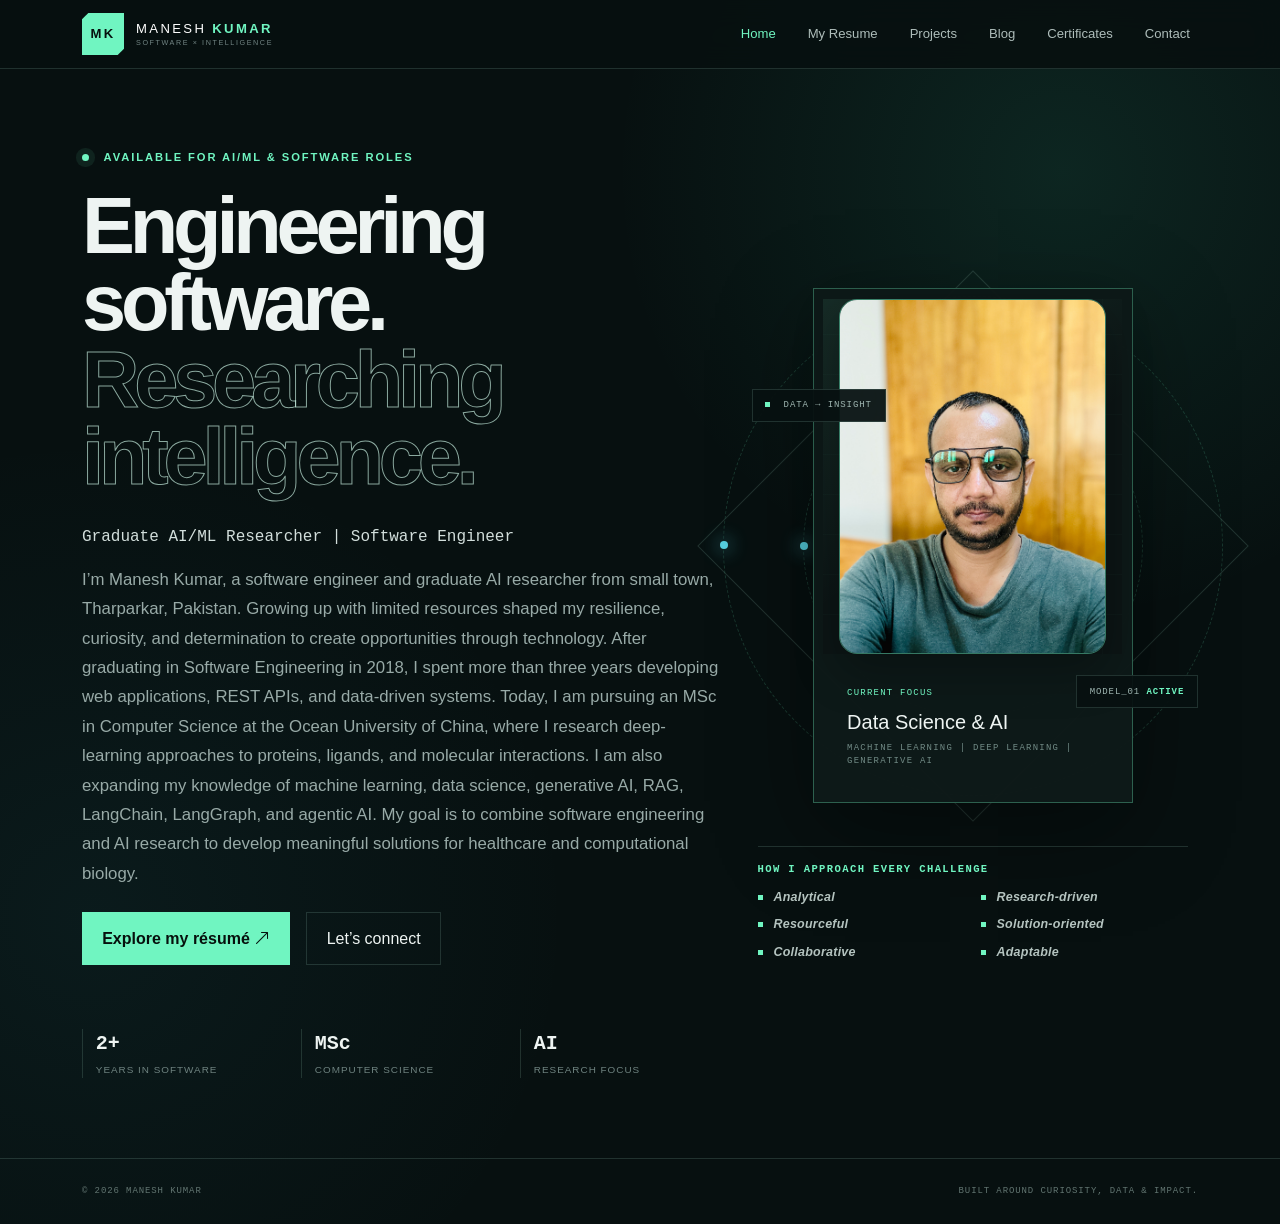
<file: index.html>
<!doctype html>
<html lang="en">
<head>
  <meta charset="utf-8">
  <meta name="viewport" content="width=device-width, initial-scale=1">
  <meta name="description" content="Portfolio of Manesh Kumar, Applied AI/ML Researcher and Software Engineer.">
  <title>Manesh Kumar | Applied AI/ML Researcher & Software Engineer</title>
  <link href="https://cdn.jsdelivr.net/npm/bootstrap@5.3.3/dist/css/bootstrap.min.css" rel="stylesheet">
  <link href="https://cdn.jsdelivr.net/npm/bootstrap-icons@1.11.3/font/bootstrap-icons.min.css" rel="stylesheet">
  <link href="css/style.css" rel="stylesheet">
  <link rel="icon" type="image/svg+xml" href="favicon.svg">
  <style>
    .profile-keywords{
      position:relative;
      z-index:4;
      width:100%;
      max-width:430px;
      margin:1.25rem auto 0;
      padding:1rem 0 0;
      border-top:1px solid rgba(193,255,229,.14);
    }
    .profile-keywords-label{
      margin:0 0 .8rem;
      color:#70f5c1;
      font:700 .66rem monospace;
      letter-spacing:.13em;
      text-transform:uppercase;
    }
    .profile-keyword-list{
      display:grid;
      grid-template-columns:repeat(2,minmax(0,1fr));
      gap:.55rem 1rem;
      margin:0;
      padding:0;
      list-style:none;
    }
    .profile-keyword-list li{
      position:relative;
      padding-left:1rem;
      color:#b4c3bf;
      font-size:.78rem;
      font-style:italic;
      letter-spacing:.02em;
    }
    .profile-keyword-list li::before{
      content:"";
      position:absolute;
      left:0;
      top:.45rem;
      width:5px;
      height:5px;
      background:#70f5c1;
    }
    .profile-keyword-list li:hover{
      color:#70f5c1;
    }
    @media(max-width:575px){
      .profile-keywords{
        max-width:320px;
        margin-top:-1rem;
      }
    }
  </style>
</head>
<body>
  <div id="site-nav"></div>
  <main class="container hero-section">
    <div class="row align-items-center gy-5">
      <section class="col-lg-7">
        <p class="eyebrow"><span class="status-dot"></span> Available for AI/ML & software roles</p>
        <h1 class="hero-title">Engineering software.<br><span>Researching intelligence.</span></h1>
        <p class="role">Graduate AI/ML Researcher | Software Engineer</p>
        <p class="lead-copy">I’m Manesh Kumar, a software engineer and graduate AI researcher from small town, Tharparkar, Pakistan. Growing up with limited resources shaped my resilience, curiosity, and determination to create opportunities through technology.
                    After graduating in Software Engineering in 2018, I spent more than three years developing web applications, REST APIs, and data-driven systems. Today, I am pursuing an MSc in Computer Science at the Ocean University of China, where I research deep-learning approaches to proteins, ligands, and molecular interactions.
                    I am also expanding my knowledge of machine learning, data science, generative AI, RAG, LangChain, LangGraph, and agentic AI. My goal is to combine software engineering and AI research to develop meaningful solutions for healthcare and computational biology.
</p>
        <div class="d-flex flex-wrap gap-3 mt-4">
          <a class="btn btn-mint" href="resume.html">Explore my résumé <i class="bi bi-arrow-up-right"></i></a>
          <a class="btn btn-outline-soft" href="contact.html">Let’s connect</a>
        </div>
        <div class="row career-stats g-3">
          <div class="col-4"><div class="stat"><strong>2+</strong><span>Years in software</span></div></div>
          <div class="col-4"><div class="stat"><strong>MSc</strong><span>Computer Science</span></div></div>
          <div class="col-4"><div class="stat"><strong>AI</strong><span>Research focus</span></div></div>
        </div>
      </section>
      <aside class="col-lg-5">
        <div class="portrait-stage">
          <div class="orbit orbit-lg"></div><div class="orbit orbit-sm"></div>
          <div class="portrait-card">
            <div class="portrait-placeholder portrait-photo">
              <img
                src="assets/profile.jpg"
                alt="Manesh Kumar — Software Engineer and AI/ML Researcher"
                width="600"
                height="720"
                style="display:block; width:calc(100% - 32px); height:355px; margin:16px; object-fit:cover; object-position:center 38%; border:1px solid rgba(105,240,194,.45); border-radius:18px; box-shadow:0 18px 45px rgba(0,0,0,.28);"
              >
            </div>
            <div class="p-4">
              <span class="mini-label">CURRENT FOCUS</span>
              <h2 class="h5 mt-2">Data Science & AI</h2>
              <p class="tech-line mb-0">MACHINE LEARNING | DEEP LEARNING | GENERATIVE AI</p>
            </div>
          </div>
          <div class="data-chip chip-left"><i></i> DATA → INSIGHT</div>
          <div class="data-chip chip-right">MODEL_01 <b>ACTIVE</b></div>
        </div>
        <div class="profile-keywords" aria-label="Professional qualities">
          <p class="profile-keywords-label">How I approach every challenge</p>
          <ul class="profile-keyword-list">
            <li><b>Analytical</b></li>
            <li><b>Research-driven</b></li>
            <li><b>Resourceful</b></li>
            <li><b>Solution-oriented</b></li>
            <li><b>Collaborative</b></li>
            <li><b>Adaptable</b></li>
          </ul>
        </div>
      </aside>
    </div>
  </main>
  <div id="site-footer"></div>
  <script src="https://cdn.jsdelivr.net/npm/bootstrap@5.3.3/dist/js/bootstrap.bundle.min.js"></script>
  <script src="js/main.js"></script>
</body>
</html>
</file>
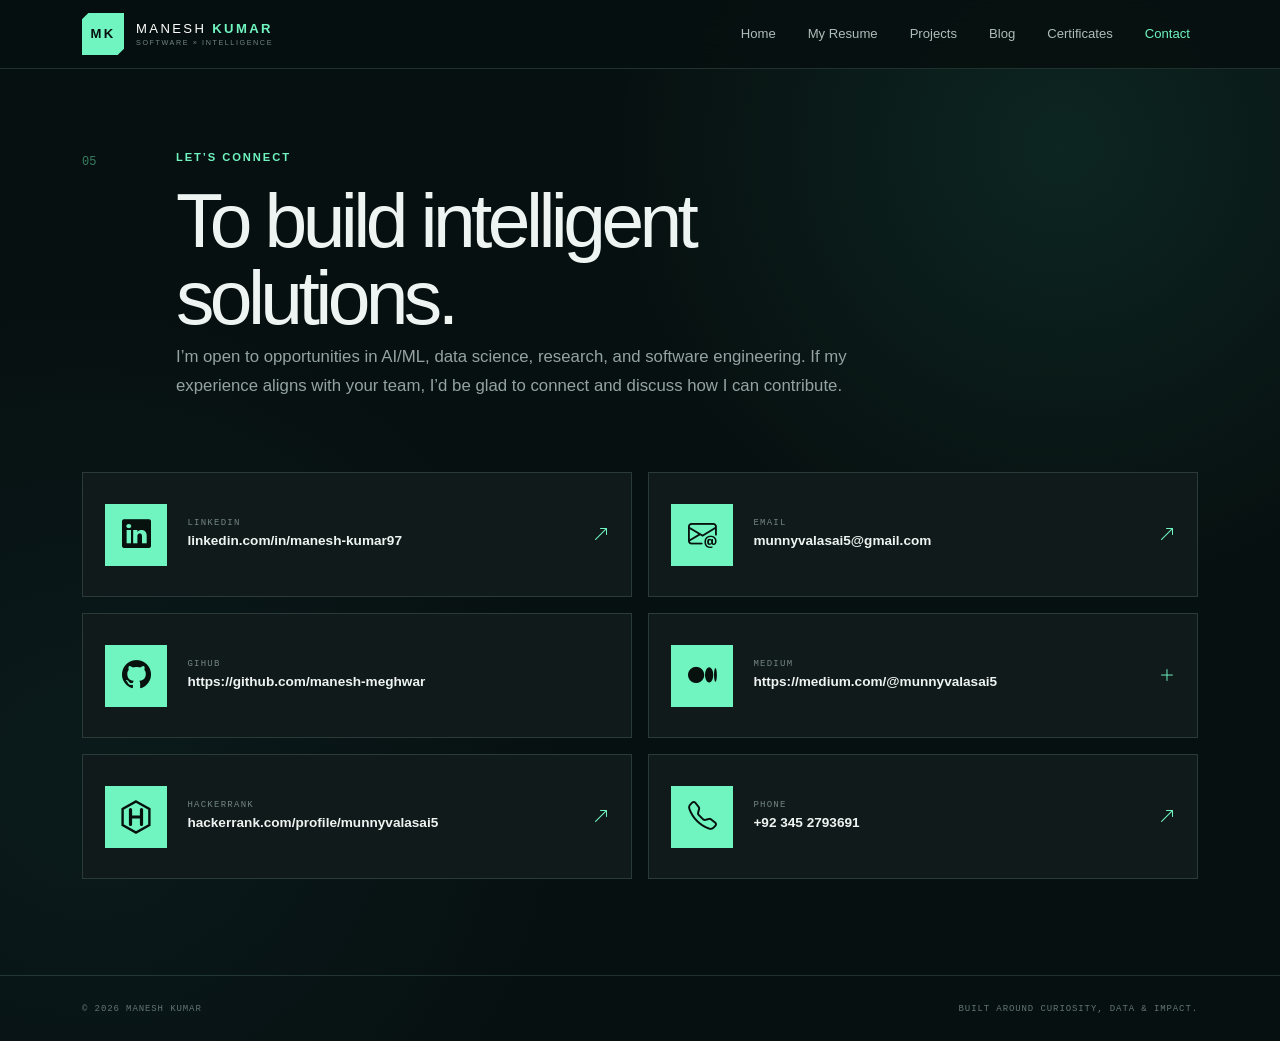
<file: contact.html>
<!doctype html>
<html lang="en">
<head>
  <meta charset="utf-8"><meta name="viewport" content="width=device-width, initial-scale=1">
  <title>Contact | Manesh Kumar</title>
  <link rel="icon" type="image/svg+xml" href="favicon.svg">
  <link href="https://cdn.jsdelivr.net/npm/bootstrap@5.3.3/dist/css/bootstrap.min.css" rel="stylesheet"><link href="https://cdn.jsdelivr.net/npm/bootstrap-icons@1.11.3/font/bootstrap-icons.min.css" rel="stylesheet"><link href="css/style.css" rel="stylesheet">
</head>
<body>
  <div id="site-nav"></div>
  <main class="container page-space">

    <header class="page-intro">
      <span>05</span>

      <div>
        <p class="eyebrow">Let’s connect</p>

        <h1>To build intelligent solutions.</h1>

        <p>
          I’m open to opportunities in AI/ML, data science, research, and
          software engineering. If my experience aligns with your team,
          I’d be glad to connect and discuss how I can contribute.
        </p>
      </div>
    </header>
    <!-- <header class="page-intro"><span>05</span><div><p class="eyebrow">LET’S CONNECT</p><h1>Let’s build something useful.</h1><p>I’m interested in AI/ML research, applied machine learning, data-focused, and software-engineering opportunities.</p></div></header> -->
    <div class="row g-3">
      <div class="col-md-6"><a class="social-card" href="https://www.linkedin.com/in/manesh-kumar97" target="_blank" rel="noreferrer"><span><i class="bi bi-linkedin"></i></span><div><small>LINKEDIN</small><strong>linkedin.com/in/manesh-kumar97</strong></div><i class="bi bi-arrow-up-right"></i></a></div>
      <div class="col-md-6"><a class="social-card" href="mailto:munnyvalasai5@gmail.com"><span><i class="bi bi-envelope-at"></i></span><div><small>EMAIL</small><strong>munnyvalasai5@gmail.com</strong></div><i class="bi bi-arrow-up-right"></i></a></div>
      <div class="col-md-6"><a class="social-card" href="https://github.com/manesh-meghwar" target="_blank" rel="noreferrer"><span><i class="bi bi-github"></i></span><div><small>GIHUB</small><strong>https://github.com/manesh-meghwar</strong></div><i class="bi bi-plus-lgt"></i></a></div>
      <!-- <div class="col-md-6"><a class="social-card" href="https://www.kaggle.com/kumarvalasai" target="_blank" rel="noreferrer"><span><i class="bi bi-bar-chart"></i></span><div><small>KAGGLE</small><strong>https://www.kaggle.com/kumarvalasai</strong></div><i class="bi bi-plus-lg"></i></a></div> -->
      <div class="col-md-6"><a class="social-card" href="https://medium.com/@munnyvalasai5" target="_blank" rel="noreferrer"><span><i class="bi bi-medium"></i></span><div><small>MEDIUM</small><strong>https://medium.com/@munnyvalasai5</strong></div><i class="bi bi-plus-lg"></i></a></div>
      <div class="col-md-6"><a class="social-card" href="https://www.hackerrank.com/profile/munnyvalasai5" target="_blank" rel="noreferrer"><span><svg width="36" height="36" viewBox="0 0 36 36" role="img" aria-label="HackerRank" fill="none" xmlns="http://www.w3.org/2000/svg"><path d="M18 2.5 31.4 10v16L18 33.5 4.6 26V10L18 2.5Z" stroke="currentColor" stroke-width="2.4"/><path d="M12.5 10.5v15M23.5 10.5v15M12.5 18h11" stroke="currentColor" stroke-width="3.2" stroke-linecap="round"/></svg></span><div><small>HACKERRANK</small><strong>hackerrank.com/profile/munnyvalasai5</strong></div><i class="bi bi-arrow-up-right"></i></a></div>

      <div class="col-md-6"><a class="social-card" href="tel:+923452793691"><span><i class="bi bi-telephone"></i></span><div><small>PHONE</small><strong>+92 345 2793691</strong></div><i class="bi bi-arrow-up-right"></i></a></div>
    </div>
  </main>
  <div id="site-footer"></div>
  <script src="https://cdn.jsdelivr.net/npm/bootstrap@5.3.3/dist/js/bootstrap.bundle.min.js"></script><script src="js/main.js"></script>
</body>
</html>
</file>
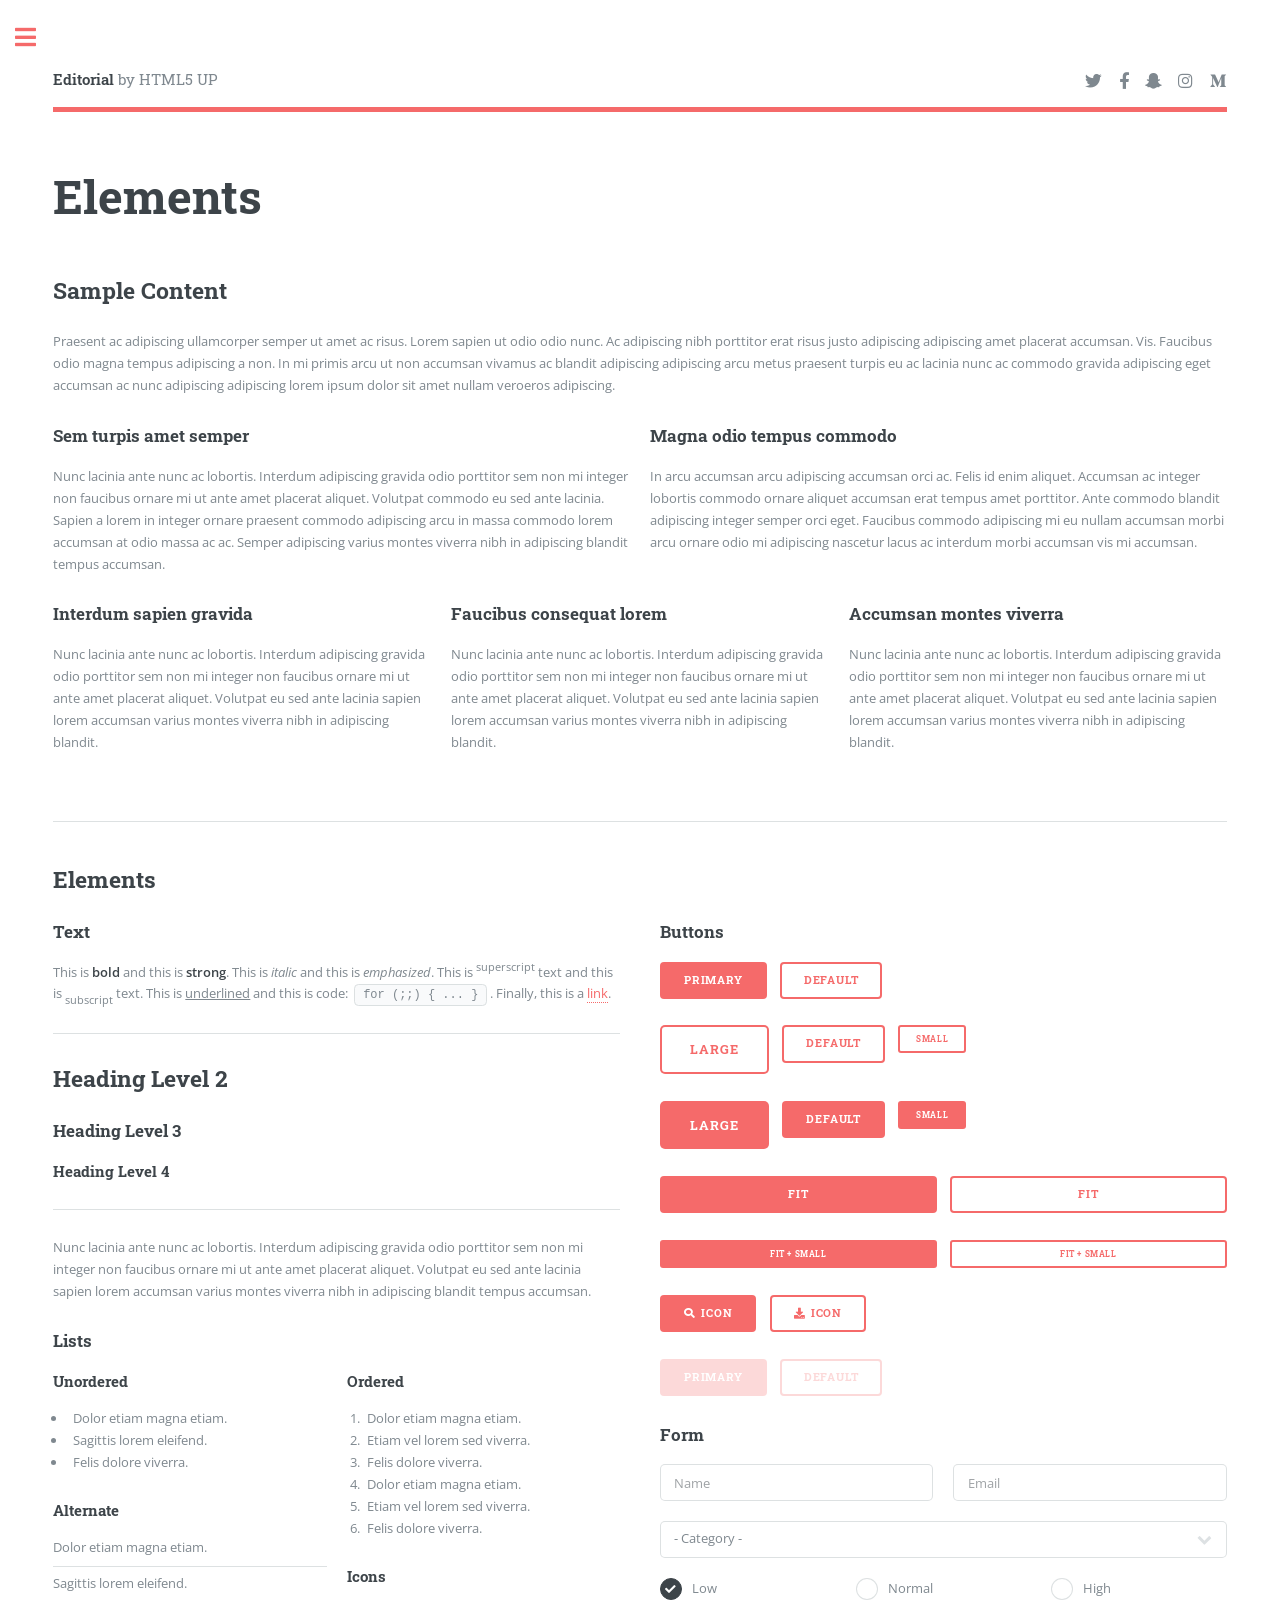
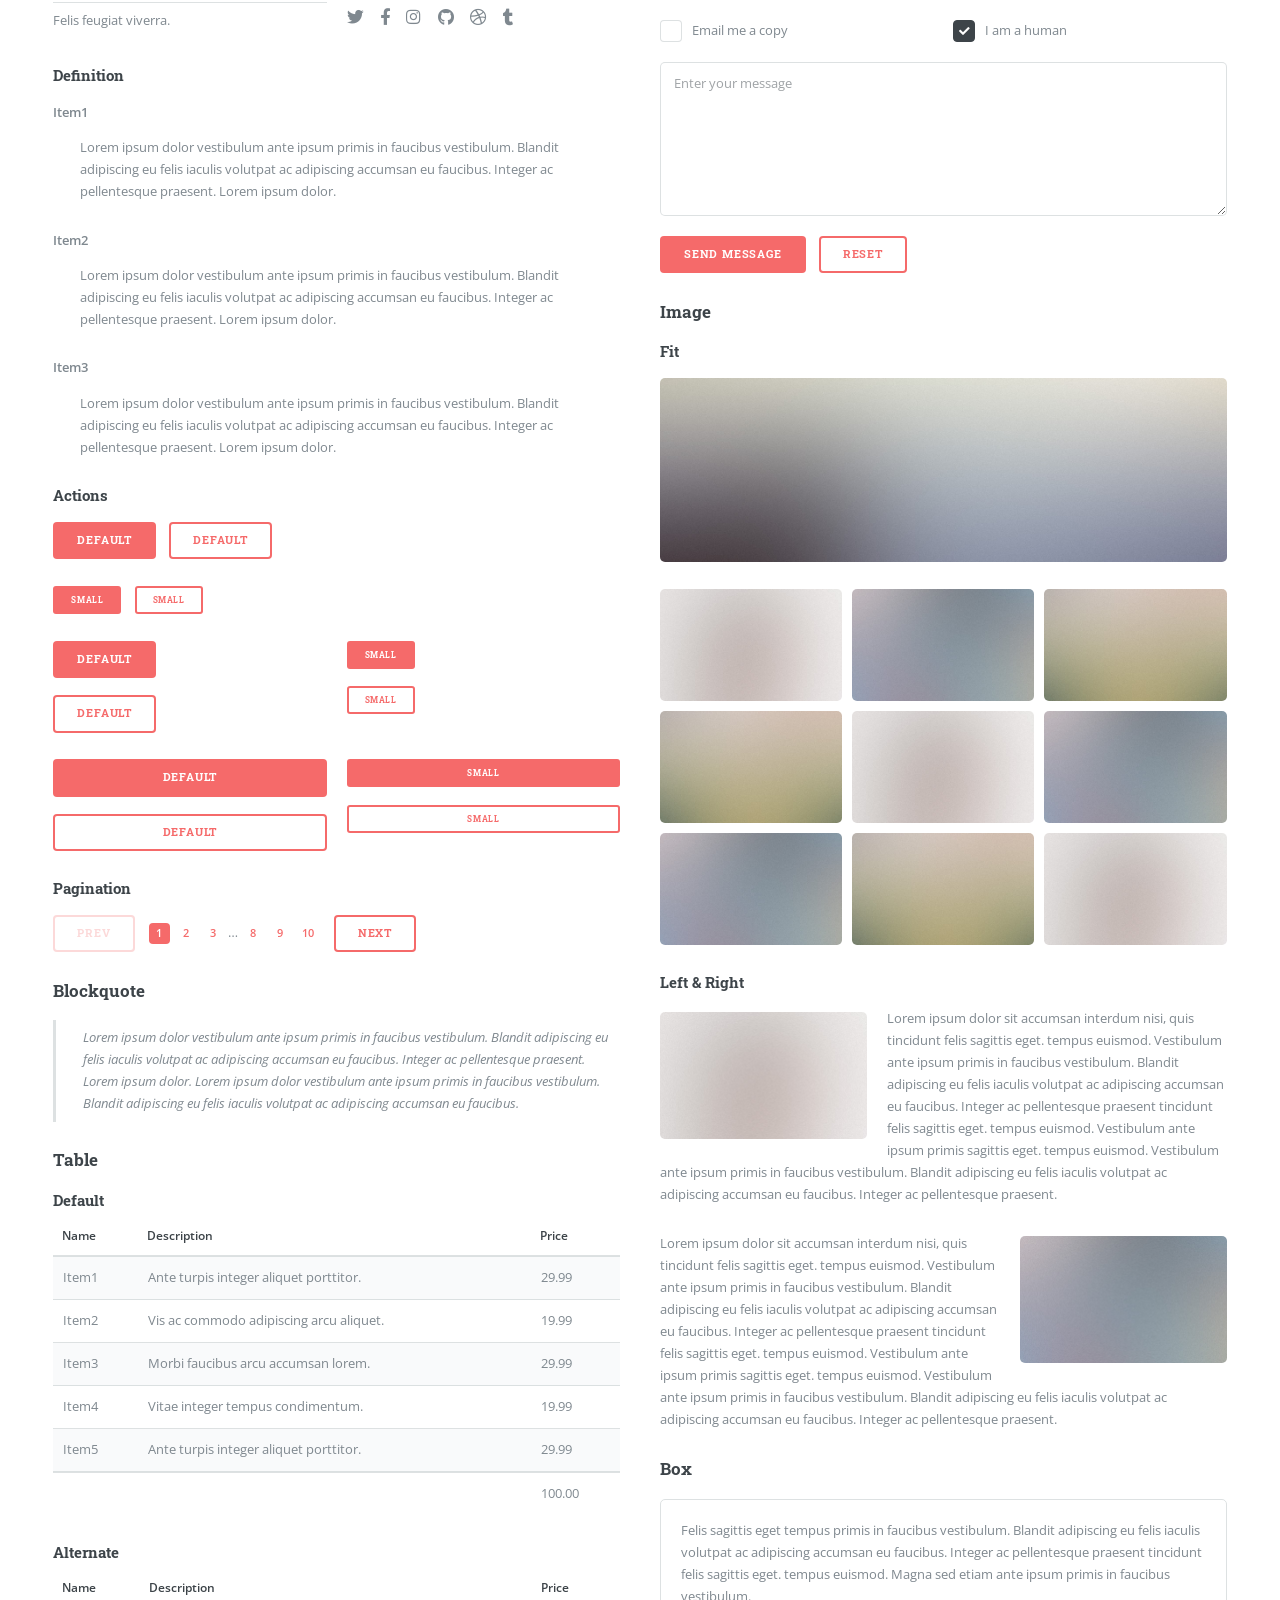
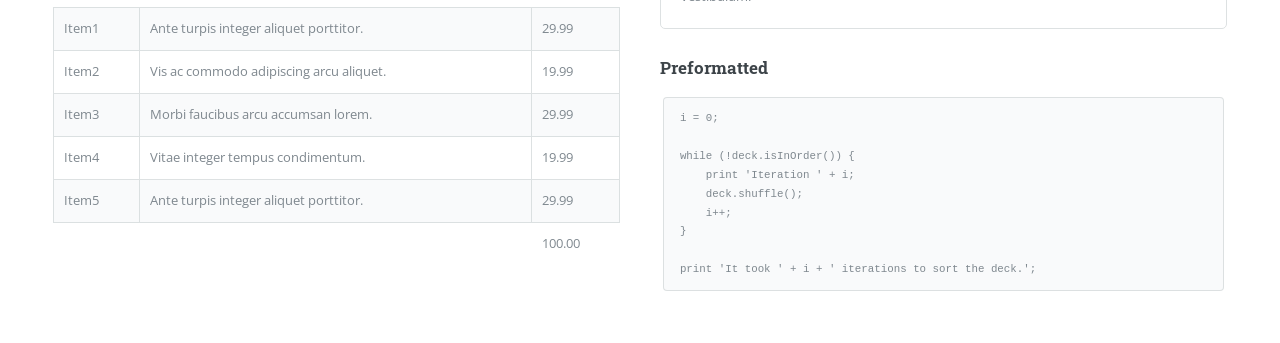
<file: elements.html>
<!DOCTYPE HTML>
<!--
	Editorial by HTML5 UP
	html5up.net | @ajlkn
	Free for personal and commercial use under the CCA 3.0 license (html5up.net/license)
-->
<html>
	<head>
		<title>Elements - Editorial by HTML5 UP</title>
		<meta charset="utf-8" />
		<meta name="viewport" content="width=device-width, initial-scale=1, user-scalable=no" />
		<link rel="stylesheet" href="assets/css/main.css" />
	</head>
	<body class="is-preload">

		<!-- Wrapper -->
			<div id="wrapper">

				<!-- Main -->
					<div id="main">
						<div class="inner">

							<!-- Header -->
								<header id="header">
									<a href="index.html" class="logo"><strong>Editorial</strong> by HTML5 UP</a>
									<ul class="icons">
										<li><a href="#" class="icon brands fa-twitter"><span class="label">Twitter</span></a></li>
										<li><a href="#" class="icon brands fa-facebook-f"><span class="label">Facebook</span></a></li>
										<li><a href="#" class="icon brands fa-snapchat-ghost"><span class="label">Snapchat</span></a></li>
										<li><a href="#" class="icon brands fa-instagram"><span class="label">Instagram</span></a></li>
										<li><a href="#" class="icon brands fa-medium-m"><span class="label">Medium</span></a></li>
									</ul>
								</header>

							<!-- Content -->
								<section>
									<header class="main">
										<h1>Elements</h1>
									</header>

									<!-- Content -->
										<h2 id="content">Sample Content</h2>
										<p>Praesent ac adipiscing ullamcorper semper ut amet ac risus. Lorem sapien ut odio odio nunc. Ac adipiscing nibh porttitor erat risus justo adipiscing adipiscing amet placerat accumsan. Vis. Faucibus odio magna tempus adipiscing a non. In mi primis arcu ut non accumsan vivamus ac blandit adipiscing adipiscing arcu metus praesent turpis eu ac lacinia nunc ac commodo gravida adipiscing eget accumsan ac nunc adipiscing adipiscing lorem ipsum dolor sit amet nullam veroeros adipiscing.</p>
										<div class="row">
											<div class="col-6 col-12-small">
												<h3>Sem turpis amet semper</h3>
												<p>Nunc lacinia ante nunc ac lobortis. Interdum adipiscing gravida odio porttitor sem non mi integer non faucibus ornare mi ut ante amet placerat aliquet. Volutpat commodo eu sed ante lacinia. Sapien a lorem in integer ornare praesent commodo adipiscing arcu in massa commodo lorem accumsan at odio massa ac ac. Semper adipiscing varius montes viverra nibh in adipiscing blandit tempus accumsan.</p>
											</div>
											<div class="col-6 col-12-small">
												<h3>Magna odio tempus commodo</h3>
												<p>In arcu accumsan arcu adipiscing accumsan orci ac. Felis id enim aliquet. Accumsan ac integer lobortis commodo ornare aliquet accumsan erat tempus amet porttitor. Ante commodo blandit adipiscing integer semper orci eget. Faucibus commodo adipiscing mi eu nullam accumsan morbi arcu ornare odio mi adipiscing nascetur lacus ac interdum morbi accumsan vis mi accumsan.</p>
											</div>
											<!-- Break -->
											<div class="col-4 col-12-medium">
												<h3>Interdum sapien gravida</h3>
												<p>Nunc lacinia ante nunc ac lobortis. Interdum adipiscing gravida odio porttitor sem non mi integer non faucibus ornare mi ut ante amet placerat aliquet. Volutpat eu sed ante lacinia sapien lorem accumsan varius montes viverra nibh in adipiscing blandit.</p>
											</div>
											<div class="col-4 col-12-medium">
												<h3>Faucibus consequat lorem</h3>
												<p>Nunc lacinia ante nunc ac lobortis. Interdum adipiscing gravida odio porttitor sem non mi integer non faucibus ornare mi ut ante amet placerat aliquet. Volutpat eu sed ante lacinia sapien lorem accumsan varius montes viverra nibh in adipiscing blandit.</p>
											</div>
											<div class="col-4 col-12-medium">
												<h3>Accumsan montes viverra</h3>
												<p>Nunc lacinia ante nunc ac lobortis. Interdum adipiscing gravida odio porttitor sem non mi integer non faucibus ornare mi ut ante amet placerat aliquet. Volutpat eu sed ante lacinia sapien lorem accumsan varius montes viverra nibh in adipiscing blandit.</p>
											</div>
										</div>

									<hr class="major" />

									<!-- Elements -->
										<h2 id="elements">Elements</h2>
										<div class="row gtr-200">
											<div class="col-6 col-12-medium">

												<!-- Text stuff -->
													<h3>Text</h3>
													<p>This is <b>bold</b> and this is <strong>strong</strong>. This is <i>italic</i> and this is <em>emphasized</em>.
													This is <sup>superscript</sup> text and this is <sub>subscript</sub> text.
													This is <u>underlined</u> and this is code: <code>for (;;) { ... }</code>.
													Finally, this is a <a href="#">link</a>.</p>
													<hr />
													<h2>Heading Level 2</h2>
													<h3>Heading Level 3</h3>
													<h4>Heading Level 4</h4>
													<hr />
													<p>Nunc lacinia ante nunc ac lobortis. Interdum adipiscing gravida odio porttitor sem non mi integer non faucibus ornare mi ut ante amet placerat aliquet. Volutpat eu sed ante lacinia sapien lorem accumsan varius montes viverra nibh in adipiscing blandit tempus accumsan.</p>

												<!-- Lists -->
													<h3>Lists</h3>
													<div class="row">
														<div class="col-6 col-12-small">

															<h4>Unordered</h4>
															<ul>
																<li>Dolor etiam magna etiam.</li>
																<li>Sagittis lorem eleifend.</li>
																<li>Felis dolore viverra.</li>
															</ul>

															<h4>Alternate</h4>
															<ul class="alt">
																<li>Dolor etiam magna etiam.</li>
																<li>Sagittis lorem eleifend.</li>
																<li>Felis feugiat viverra.</li>
															</ul>

														</div>
														<div class="col-6 col-12-small">

															<h4>Ordered</h4>
															<ol>
																<li>Dolor etiam magna etiam.</li>
																<li>Etiam vel lorem sed viverra.</li>
																<li>Felis dolore viverra.</li>
																<li>Dolor etiam magna etiam.</li>
																<li>Etiam vel lorem sed viverra.</li>
																<li>Felis dolore viverra.</li>
															</ol>

															<h4>Icons</h4>
															<ul class="icons">
																<li><a href="#" class="icon brands fa-twitter"><span class="label">Twitter</span></a></li>
																<li><a href="#" class="icon brands fa-facebook-f"><span class="label">Facebook</span></a></li>
																<li><a href="#" class="icon brands fa-instagram"><span class="label">Instagram</span></a></li>
																<li><a href="#" class="icon brands fa-github"><span class="label">Github</span></a></li>
																<li><a href="#" class="icon brands fa-dribbble"><span class="label">Dribbble</span></a></li>
																<li><a href="#" class="icon brands fa-tumblr"><span class="label">Tumblr</span></a></li>
															</ul>

														</div>
													</div>
													<h4>Definition</h4>
													<dl>
														<dt>Item1</dt>
														<dd>
															<p>Lorem ipsum dolor vestibulum ante ipsum primis in faucibus vestibulum. Blandit adipiscing eu felis iaculis volutpat ac adipiscing accumsan eu faucibus. Integer ac pellentesque praesent. Lorem ipsum dolor.</p>
														</dd>
														<dt>Item2</dt>
														<dd>
															<p>Lorem ipsum dolor vestibulum ante ipsum primis in faucibus vestibulum. Blandit adipiscing eu felis iaculis volutpat ac adipiscing accumsan eu faucibus. Integer ac pellentesque praesent. Lorem ipsum dolor.</p>
														</dd>
														<dt>Item3</dt>
														<dd>
															<p>Lorem ipsum dolor vestibulum ante ipsum primis in faucibus vestibulum. Blandit adipiscing eu felis iaculis volutpat ac adipiscing accumsan eu faucibus. Integer ac pellentesque praesent. Lorem ipsum dolor.</p>
														</dd>
													</dl>

													<h4>Actions</h4>
													<ul class="actions">
														<li><a href="#" class="button primary">Default</a></li>
														<li><a href="#" class="button">Default</a></li>
													</ul>
													<ul class="actions small">
														<li><a href="#" class="button primary small">Small</a></li>
														<li><a href="#" class="button small">Small</a></li>
													</ul>
													<div class="row">
														<div class="col-6 col-12-small">
															<ul class="actions stacked">
																<li><a href="#" class="button primary">Default</a></li>
																<li><a href="#" class="button">Default</a></li>
															</ul>
														</div>
														<div class="col-6 col-12-small">
															<ul class="actions stacked">
																<li><a href="#" class="button primary small">Small</a></li>
																<li><a href="#" class="button small">Small</a></li>
															</ul>
														</div>
														<div class="col-6 col-12-small">
															<ul class="actions stacked">
																<li><a href="#" class="button primary fit">Default</a></li>
																<li><a href="#" class="button fit">Default</a></li>
															</ul>
														</div>
														<div class="col-6 col-12-small">
															<ul class="actions stacked">
																<li><a href="#" class="button primary small fit">Small</a></li>
																<li><a href="#" class="button small fit">Small</a></li>
															</ul>
														</div>
													</div>

													<h4>Pagination</h4>
													<ul class="pagination">
														<li><span class="button disabled">Prev</span></li>
														<li><a href="#" class="page active">1</a></li>
														<li><a href="#" class="page">2</a></li>
														<li><a href="#" class="page">3</a></li>
														<li><span>&hellip;</span></li>
														<li><a href="#" class="page">8</a></li>
														<li><a href="#" class="page">9</a></li>
														<li><a href="#" class="page">10</a></li>
														<li><a href="#" class="button">Next</a></li>
													</ul>

												<!-- Blockquote -->
													<h3>Blockquote</h3>
													<blockquote>Lorem ipsum dolor vestibulum ante ipsum primis in faucibus vestibulum. Blandit adipiscing eu felis iaculis volutpat ac adipiscing accumsan eu faucibus. Integer ac pellentesque praesent. Lorem ipsum dolor. Lorem ipsum dolor vestibulum ante ipsum primis in faucibus vestibulum. Blandit adipiscing eu felis iaculis volutpat ac adipiscing accumsan eu faucibus.</blockquote>

												<!-- Table -->
													<h3>Table</h3>

													<h4>Default</h4>
													<div class="table-wrapper">
														<table>
															<thead>
																<tr>
																	<th>Name</th>
																	<th>Description</th>
																	<th>Price</th>
																</tr>
															</thead>
															<tbody>
																<tr>
																	<td>Item1</td>
																	<td>Ante turpis integer aliquet porttitor.</td>
																	<td>29.99</td>
																</tr>
																<tr>
																	<td>Item2</td>
																	<td>Vis ac commodo adipiscing arcu aliquet.</td>
																	<td>19.99</td>
																</tr>
																<tr>
																	<td>Item3</td>
																	<td> Morbi faucibus arcu accumsan lorem.</td>
																	<td>29.99</td>
																</tr>
																<tr>
																	<td>Item4</td>
																	<td>Vitae integer tempus condimentum.</td>
																	<td>19.99</td>
																</tr>
																<tr>
																	<td>Item5</td>
																	<td>Ante turpis integer aliquet porttitor.</td>
																	<td>29.99</td>
																</tr>
															</tbody>
															<tfoot>
																<tr>
																	<td colspan="2"></td>
																	<td>100.00</td>
																</tr>
															</tfoot>
														</table>
													</div>

													<h4>Alternate</h4>
													<div class="table-wrapper">
														<table class="alt">
															<thead>
																<tr>
																	<th>Name</th>
																	<th>Description</th>
																	<th>Price</th>
																</tr>
															</thead>
															<tbody>
																<tr>
																	<td>Item1</td>
																	<td>Ante turpis integer aliquet porttitor.</td>
																	<td>29.99</td>
																</tr>
																<tr>
																	<td>Item2</td>
																	<td>Vis ac commodo adipiscing arcu aliquet.</td>
																	<td>19.99</td>
																</tr>
																<tr>
																	<td>Item3</td>
																	<td> Morbi faucibus arcu accumsan lorem.</td>
																	<td>29.99</td>
																</tr>
																<tr>
																	<td>Item4</td>
																	<td>Vitae integer tempus condimentum.</td>
																	<td>19.99</td>
																</tr>
																<tr>
																	<td>Item5</td>
																	<td>Ante turpis integer aliquet porttitor.</td>
																	<td>29.99</td>
																</tr>
															</tbody>
															<tfoot>
																<tr>
																	<td colspan="2"></td>
																	<td>100.00</td>
																</tr>
															</tfoot>
														</table>
													</div>

											</div>
											<div class="col-6 col-12-medium">

												<!-- Buttons -->
													<h3>Buttons</h3>
													<ul class="actions">
														<li><a href="#" class="button primary">Primary</a></li>
														<li><a href="#" class="button">Default</a></li>
													</ul>
													<ul class="actions">
														<li><a href="#" class="button large">Large</a></li>
														<li><a href="#" class="button">Default</a></li>
														<li><a href="#" class="button small">Small</a></li>
													</ul>
													<ul class="actions">
														<li><a href="#" class="button primary large">Large</a></li>
														<li><a href="#" class="button primary">Default</a></li>
														<li><a href="#" class="button primary small">Small</a></li>
													</ul>
													<ul class="actions fit">
														<li><a href="#" class="button primary fit">Fit</a></li>
														<li><a href="#" class="button fit">Fit</a></li>
													</ul>
													<ul class="actions fit small">
														<li><a href="#" class="button primary fit small">Fit + Small</a></li>
														<li><a href="#" class="button fit small">Fit + Small</a></li>
													</ul>
													<ul class="actions">
														<li><a href="#" class="button primary icon solid fa-search">Icon</a></li>
														<li><a href="#" class="button icon solid fa-download">Icon</a></li>
													</ul>
													<ul class="actions">
														<li><span class="button primary disabled">Primary</span></li>
														<li><span class="button disabled">Default</span></li>
													</ul>

												<!-- Form -->
													<h3>Form</h3>

													<form method="post" action="#">
														<div class="row gtr-uniform">
															<div class="col-6 col-12-xsmall">
																<input type="text" name="demo-name" id="demo-name" value="" placeholder="Name" />
															</div>
															<div class="col-6 col-12-xsmall">
																<input type="email" name="demo-email" id="demo-email" value="" placeholder="Email" />
															</div>
															<!-- Break -->
															<div class="col-12">
																<select name="demo-category" id="demo-category">
																	<option value="">- Category -</option>
																	<option value="1">Manufacturing</option>
																	<option value="1">Shipping</option>
																	<option value="1">Administration</option>
																	<option value="1">Human Resources</option>
																</select>
															</div>
															<!-- Break -->
															<div class="col-4 col-12-small">
																<input type="radio" id="demo-priority-low" name="demo-priority" checked>
																<label for="demo-priority-low">Low</label>
															</div>
															<div class="col-4 col-12-small">
																<input type="radio" id="demo-priority-normal" name="demo-priority">
																<label for="demo-priority-normal">Normal</label>
															</div>
															<div class="col-4 col-12-small">
																<input type="radio" id="demo-priority-high" name="demo-priority">
																<label for="demo-priority-high">High</label>
															</div>
															<!-- Break -->
															<div class="col-6 col-12-small">
																<input type="checkbox" id="demo-copy" name="demo-copy">
																<label for="demo-copy">Email me a copy</label>
															</div>
															<div class="col-6 col-12-small">
																<input type="checkbox" id="demo-human" name="demo-human" checked>
																<label for="demo-human">I am a human</label>
															</div>
															<!-- Break -->
															<div class="col-12">
																<textarea name="demo-message" id="demo-message" placeholder="Enter your message" rows="6"></textarea>
															</div>
															<!-- Break -->
															<div class="col-12">
																<ul class="actions">
																	<li><input type="submit" value="Send Message" class="primary" /></li>
																	<li><input type="reset" value="Reset" /></li>
																</ul>
															</div>
														</div>
													</form>

												<!-- Image -->
													<h3>Image</h3>

													<h4>Fit</h4>
													<span class="image fit"><img src="images/pic11.jpg" alt="" /></span>
													<div class="box alt">
														<div class="row gtr-50 gtr-uniform">
															<div class="col-4"><span class="image fit"><img src="images/pic01.jpg" alt="" /></span></div>
															<div class="col-4"><span class="image fit"><img src="images/pic02.jpg" alt="" /></span></div>
															<div class="col-4"><span class="image fit"><img src="images/pic03.jpg" alt="" /></span></div>
															<!-- Break -->
															<div class="col-4"><span class="image fit"><img src="images/pic03.jpg" alt="" /></span></div>
															<div class="col-4"><span class="image fit"><img src="images/pic01.jpg" alt="" /></span></div>
															<div class="col-4"><span class="image fit"><img src="images/pic02.jpg" alt="" /></span></div>
															<!-- Break -->
															<div class="col-4"><span class="image fit"><img src="images/pic02.jpg" alt="" /></span></div>
															<div class="col-4"><span class="image fit"><img src="images/pic03.jpg" alt="" /></span></div>
															<div class="col-4"><span class="image fit"><img src="images/pic01.jpg" alt="" /></span></div>
														</div>
													</div>

													<h4>Left &amp; Right</h4>
													<p><span class="image left"><img src="images/pic01.jpg" alt="" /></span>Lorem ipsum dolor sit accumsan interdum nisi, quis tincidunt felis sagittis eget. tempus euismod. Vestibulum ante ipsum primis in faucibus vestibulum. Blandit adipiscing eu felis iaculis volutpat ac adipiscing accumsan eu faucibus. Integer ac pellentesque praesent tincidunt felis sagittis eget. tempus euismod. Vestibulum ante ipsum primis sagittis eget. tempus euismod. Vestibulum ante ipsum primis in faucibus vestibulum. Blandit adipiscing eu felis iaculis volutpat ac adipiscing accumsan eu faucibus. Integer ac pellentesque praesent.</p>
													<p><span class="image right"><img src="images/pic02.jpg" alt="" /></span>Lorem ipsum dolor sit accumsan interdum nisi, quis tincidunt felis sagittis eget. tempus euismod. Vestibulum ante ipsum primis in faucibus vestibulum. Blandit adipiscing eu felis iaculis volutpat ac adipiscing accumsan eu faucibus. Integer ac pellentesque praesent tincidunt felis sagittis eget. tempus euismod. Vestibulum ante ipsum primis sagittis eget. tempus euismod. Vestibulum ante ipsum primis in faucibus vestibulum. Blandit adipiscing eu felis iaculis volutpat ac adipiscing accumsan eu faucibus. Integer ac pellentesque praesent.</p>

												<!-- Box -->
													<h3>Box</h3>
													<div class="box">
														<p>Felis sagittis eget tempus primis in faucibus vestibulum. Blandit adipiscing eu felis iaculis volutpat ac adipiscing accumsan eu faucibus. Integer ac pellentesque praesent tincidunt felis sagittis eget. tempus euismod. Magna sed etiam ante ipsum primis in faucibus vestibulum.</p>
													</div>

												<!-- Preformatted Code -->
													<h3>Preformatted</h3>
													<pre><code>i = 0;

while (!deck.isInOrder()) {
    print 'Iteration ' + i;
    deck.shuffle();
    i++;
}

print 'It took ' + i + ' iterations to sort the deck.';
</code></pre>

											</div>
										</div>

								</section>

						</div>
					</div>

				<!-- Sidebar -->
					<div id="sidebar">
						<div class="inner">

							<!-- Search -->
								<section id="search" class="alt">
									<form method="post" action="#">
										<input type="text" name="query" id="query" placeholder="Search" />
									</form>
								</section>

							<!-- Menu -->
								<nav id="menu">
									<header class="major">
										<h2>Menu</h2>
									</header>
									<ul>
										<li><a href="index.html">Homepage</a></li>
										<li><a href="generic.html">Generic</a></li>
										<li><a href="elements.html">Elements</a></li>
										<li>
											<span class="opener">Submenu</span>
											<ul>
												<li><a href="#">Lorem Dolor</a></li>
												<li><a href="#">Ipsum Adipiscing</a></li>
												<li><a href="#">Tempus Magna</a></li>
												<li><a href="#">Feugiat Veroeros</a></li>
											</ul>
										</li>
										<li><a href="#">Etiam Dolore</a></li>
										<li><a href="#">Adipiscing</a></li>
										<li>
											<span class="opener">Another Submenu</span>
											<ul>
												<li><a href="#">Lorem Dolor</a></li>
												<li><a href="#">Ipsum Adipiscing</a></li>
												<li><a href="#">Tempus Magna</a></li>
												<li><a href="#">Feugiat Veroeros</a></li>
											</ul>
										</li>
										<li><a href="#">Maximus Erat</a></li>
										<li><a href="#">Sapien Mauris</a></li>
										<li><a href="#">Amet Lacinia</a></li>
									</ul>
								</nav>

							<!-- Section -->
								<section>
									<header class="major">
										<h2>Ante interdum</h2>
									</header>
									<div class="mini-posts">
										<article>
											<a href="#" class="image"><img src="images/pic07.jpg" alt="" /></a>
											<p>Aenean ornare velit lacus, ac varius enim lorem ullamcorper dolore aliquam.</p>
										</article>
										<article>
											<a href="#" class="image"><img src="images/pic08.jpg" alt="" /></a>
											<p>Aenean ornare velit lacus, ac varius enim lorem ullamcorper dolore aliquam.</p>
										</article>
										<article>
											<a href="#" class="image"><img src="images/pic09.jpg" alt="" /></a>
											<p>Aenean ornare velit lacus, ac varius enim lorem ullamcorper dolore aliquam.</p>
										</article>
									</div>
									<ul class="actions">
										<li><a href="#" class="button">More</a></li>
									</ul>
								</section>

							<!-- Section -->
								<section>
									<header class="major">
										<h2>Get in touch</h2>
									</header>
									<p>Sed varius enim lorem ullamcorper dolore aliquam aenean ornare velit lacus, ac varius enim lorem ullamcorper dolore. Proin sed aliquam facilisis ante interdum. Sed nulla amet lorem feugiat tempus aliquam.</p>
									<ul class="contact">
										<li class="icon solid fa-envelope"><a href="#">information@untitled.tld</a></li>
										<li class="icon solid fa-phone">(000) 000-0000</li>
										<li class="icon solid fa-home">1234 Somewhere Road #8254<br />
										Nashville, TN 00000-0000</li>
									</ul>
								</section>

							<!-- Footer -->
								<footer id="footer">
									<p class="copyright">&copy; Untitled. All rights reserved. Demo Images: <a href="https://unsplash.com">Unsplash</a>. Design: <a href="https://html5up.net">HTML5 UP</a>.</p>
								</footer>

						</div>
					</div>

			</div>

		<!-- Scripts -->
			<script src="assets/js/jquery.min.js"></script>
			<script src="assets/js/browser.min.js"></script>
			<script src="assets/js/breakpoints.min.js"></script>
			<script src="assets/js/util.js"></script>
			<script src="assets/js/main.js"></script>

	</body>
</html>
</file>
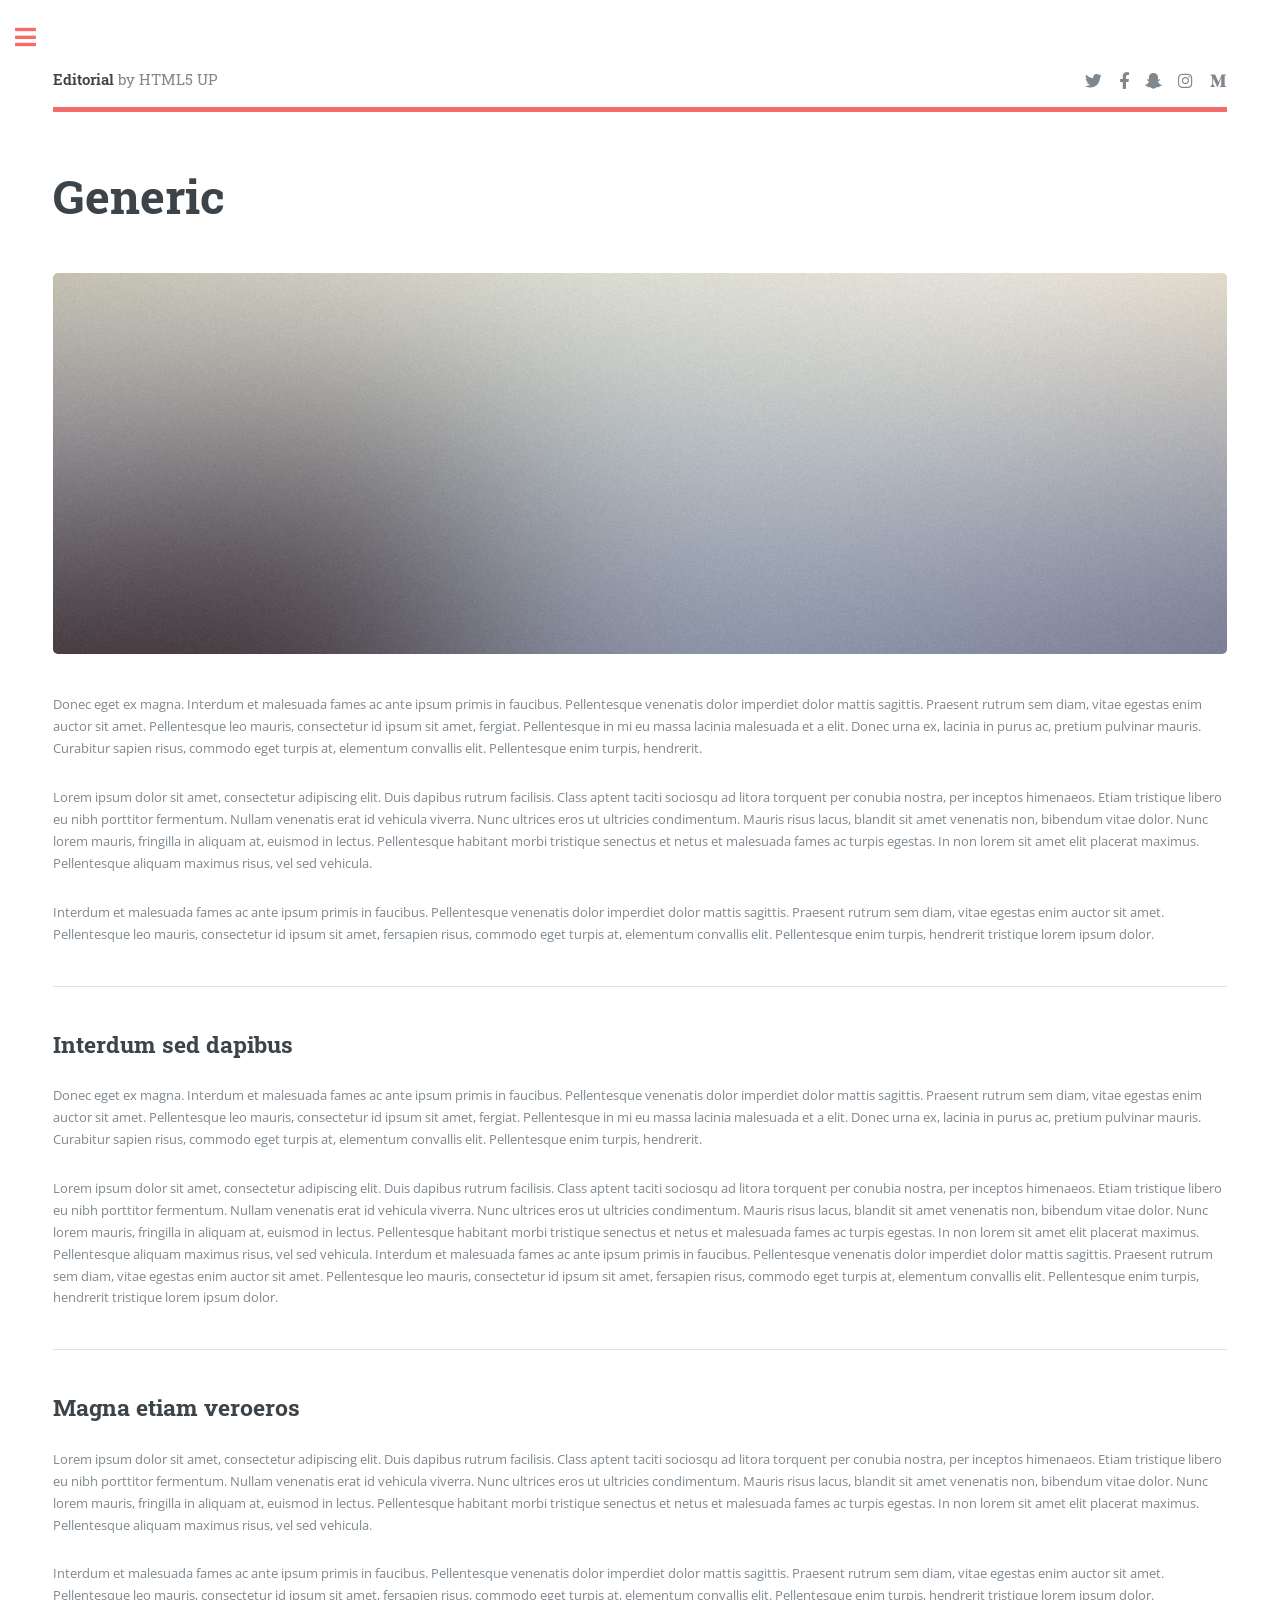
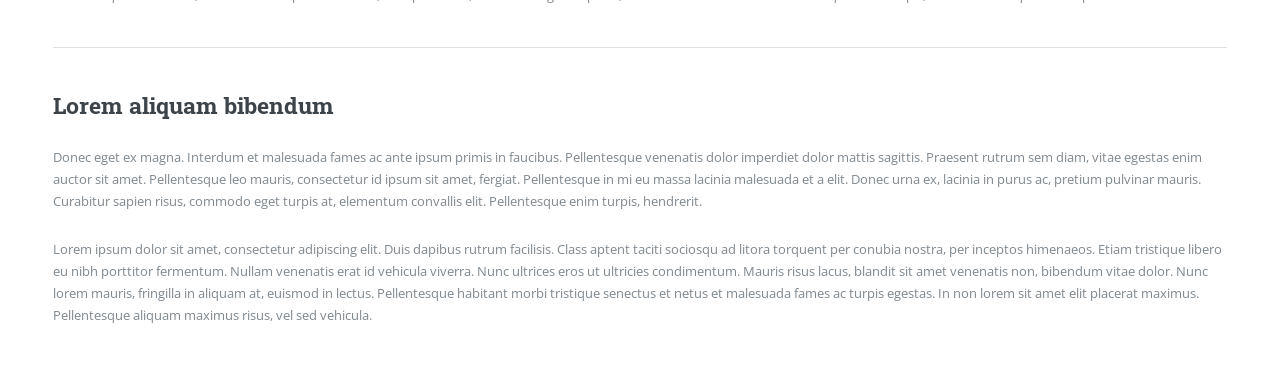
<file: generic.html>
<!DOCTYPE HTML>
<!--
	Editorial by HTML5 UP
	html5up.net | @ajlkn
	Free for personal and commercial use under the CCA 3.0 license (html5up.net/license)
-->
<html>
	<head>
		<title>Generic - Editorial by HTML5 UP</title>
		<meta charset="utf-8" />
		<meta name="viewport" content="width=device-width, initial-scale=1, user-scalable=no" />
		<link rel="stylesheet" href="assets/css/main.css" />
	</head>
	<body class="is-preload">

		<!-- Wrapper -->
			<div id="wrapper">

				<!-- Main -->
					<div id="main">
						<div class="inner">

							<!-- Header -->
								<header id="header">
									<a href="index.html" class="logo"><strong>Editorial</strong> by HTML5 UP</a>
									<ul class="icons">
										<li><a href="#" class="icon brands fa-twitter"><span class="label">Twitter</span></a></li>
										<li><a href="#" class="icon brands fa-facebook-f"><span class="label">Facebook</span></a></li>
										<li><a href="#" class="icon brands fa-snapchat-ghost"><span class="label">Snapchat</span></a></li>
										<li><a href="#" class="icon brands fa-instagram"><span class="label">Instagram</span></a></li>
										<li><a href="#" class="icon brands fa-medium-m"><span class="label">Medium</span></a></li>
									</ul>
								</header>

							<!-- Content -->
								<section>
									<header class="main">
										<h1>Generic</h1>
									</header>

									<span class="image main"><img src="images/pic11.jpg" alt="" /></span>

									<p>Donec eget ex magna. Interdum et malesuada fames ac ante ipsum primis in faucibus. Pellentesque venenatis dolor imperdiet dolor mattis sagittis. Praesent rutrum sem diam, vitae egestas enim auctor sit amet. Pellentesque leo mauris, consectetur id ipsum sit amet, fergiat. Pellentesque in mi eu massa lacinia malesuada et a elit. Donec urna ex, lacinia in purus ac, pretium pulvinar mauris. Curabitur sapien risus, commodo eget turpis at, elementum convallis elit. Pellentesque enim turpis, hendrerit.</p>
									<p>Lorem ipsum dolor sit amet, consectetur adipiscing elit. Duis dapibus rutrum facilisis. Class aptent taciti sociosqu ad litora torquent per conubia nostra, per inceptos himenaeos. Etiam tristique libero eu nibh porttitor fermentum. Nullam venenatis erat id vehicula viverra. Nunc ultrices eros ut ultricies condimentum. Mauris risus lacus, blandit sit amet venenatis non, bibendum vitae dolor. Nunc lorem mauris, fringilla in aliquam at, euismod in lectus. Pellentesque habitant morbi tristique senectus et netus et malesuada fames ac turpis egestas. In non lorem sit amet elit placerat maximus. Pellentesque aliquam maximus risus, vel sed vehicula.</p>
									<p>Interdum et malesuada fames ac ante ipsum primis in faucibus. Pellentesque venenatis dolor imperdiet dolor mattis sagittis. Praesent rutrum sem diam, vitae egestas enim auctor sit amet. Pellentesque leo mauris, consectetur id ipsum sit amet, fersapien risus, commodo eget turpis at, elementum convallis elit. Pellentesque enim turpis, hendrerit tristique lorem ipsum dolor.</p>

									<hr class="major" />

									<h2>Interdum sed dapibus</h2>
									<p>Donec eget ex magna. Interdum et malesuada fames ac ante ipsum primis in faucibus. Pellentesque venenatis dolor imperdiet dolor mattis sagittis. Praesent rutrum sem diam, vitae egestas enim auctor sit amet. Pellentesque leo mauris, consectetur id ipsum sit amet, fergiat. Pellentesque in mi eu massa lacinia malesuada et a elit. Donec urna ex, lacinia in purus ac, pretium pulvinar mauris. Curabitur sapien risus, commodo eget turpis at, elementum convallis elit. Pellentesque enim turpis, hendrerit.</p>
									<p>Lorem ipsum dolor sit amet, consectetur adipiscing elit. Duis dapibus rutrum facilisis. Class aptent taciti sociosqu ad litora torquent per conubia nostra, per inceptos himenaeos. Etiam tristique libero eu nibh porttitor fermentum. Nullam venenatis erat id vehicula viverra. Nunc ultrices eros ut ultricies condimentum. Mauris risus lacus, blandit sit amet venenatis non, bibendum vitae dolor. Nunc lorem mauris, fringilla in aliquam at, euismod in lectus. Pellentesque habitant morbi tristique senectus et netus et malesuada fames ac turpis egestas. In non lorem sit amet elit placerat maximus. Pellentesque aliquam maximus risus, vel sed vehicula. Interdum et malesuada fames ac ante ipsum primis in faucibus. Pellentesque venenatis dolor imperdiet dolor mattis sagittis. Praesent rutrum sem diam, vitae egestas enim auctor sit amet. Pellentesque leo mauris, consectetur id ipsum sit amet, fersapien risus, commodo eget turpis at, elementum convallis elit. Pellentesque enim turpis, hendrerit tristique lorem ipsum dolor.</p>

									<hr class="major" />

									<h2>Magna etiam veroeros</h2>
									<p>Lorem ipsum dolor sit amet, consectetur adipiscing elit. Duis dapibus rutrum facilisis. Class aptent taciti sociosqu ad litora torquent per conubia nostra, per inceptos himenaeos. Etiam tristique libero eu nibh porttitor fermentum. Nullam venenatis erat id vehicula viverra. Nunc ultrices eros ut ultricies condimentum. Mauris risus lacus, blandit sit amet venenatis non, bibendum vitae dolor. Nunc lorem mauris, fringilla in aliquam at, euismod in lectus. Pellentesque habitant morbi tristique senectus et netus et malesuada fames ac turpis egestas. In non lorem sit amet elit placerat maximus. Pellentesque aliquam maximus risus, vel sed vehicula.</p>
									<p>Interdum et malesuada fames ac ante ipsum primis in faucibus. Pellentesque venenatis dolor imperdiet dolor mattis sagittis. Praesent rutrum sem diam, vitae egestas enim auctor sit amet. Pellentesque leo mauris, consectetur id ipsum sit amet, fersapien risus, commodo eget turpis at, elementum convallis elit. Pellentesque enim turpis, hendrerit tristique lorem ipsum dolor.</p>

									<hr class="major" />

									<h2>Lorem aliquam bibendum</h2>
									<p>Donec eget ex magna. Interdum et malesuada fames ac ante ipsum primis in faucibus. Pellentesque venenatis dolor imperdiet dolor mattis sagittis. Praesent rutrum sem diam, vitae egestas enim auctor sit amet. Pellentesque leo mauris, consectetur id ipsum sit amet, fergiat. Pellentesque in mi eu massa lacinia malesuada et a elit. Donec urna ex, lacinia in purus ac, pretium pulvinar mauris. Curabitur sapien risus, commodo eget turpis at, elementum convallis elit. Pellentesque enim turpis, hendrerit.</p>
									<p>Lorem ipsum dolor sit amet, consectetur adipiscing elit. Duis dapibus rutrum facilisis. Class aptent taciti sociosqu ad litora torquent per conubia nostra, per inceptos himenaeos. Etiam tristique libero eu nibh porttitor fermentum. Nullam venenatis erat id vehicula viverra. Nunc ultrices eros ut ultricies condimentum. Mauris risus lacus, blandit sit amet venenatis non, bibendum vitae dolor. Nunc lorem mauris, fringilla in aliquam at, euismod in lectus. Pellentesque habitant morbi tristique senectus et netus et malesuada fames ac turpis egestas. In non lorem sit amet elit placerat maximus. Pellentesque aliquam maximus risus, vel sed vehicula.</p>

								</section>

						</div>
					</div>

				<!-- Sidebar -->
					<div id="sidebar">
						<div class="inner">

							<!-- Search -->
								<section id="search" class="alt">
									<form method="post" action="#">
										<input type="text" name="query" id="query" placeholder="Search" />
									</form>
								</section>

							<!-- Menu -->
								<nav id="menu">
									<header class="major">
										<h2>Menu</h2>
									</header>
									<ul>
										<li><a href="index.html">Homepage</a></li>
										<li><a href="generic.html">Generic</a></li>
										<li><a href="elements.html">Elements</a></li>
										<li>
											<span class="opener">Submenu</span>
											<ul>
												<li><a href="#">Lorem Dolor</a></li>
												<li><a href="#">Ipsum Adipiscing</a></li>
												<li><a href="#">Tempus Magna</a></li>
												<li><a href="#">Feugiat Veroeros</a></li>
											</ul>
										</li>
										<li><a href="#">Etiam Dolore</a></li>
										<li><a href="#">Adipiscing</a></li>
										<li>
											<span class="opener">Another Submenu</span>
											<ul>
												<li><a href="#">Lorem Dolor</a></li>
												<li><a href="#">Ipsum Adipiscing</a></li>
												<li><a href="#">Tempus Magna</a></li>
												<li><a href="#">Feugiat Veroeros</a></li>
											</ul>
										</li>
										<li><a href="#">Maximus Erat</a></li>
										<li><a href="#">Sapien Mauris</a></li>
										<li><a href="#">Amet Lacinia</a></li>
									</ul>
								</nav>

							<!-- Section -->
								<section>
									<header class="major">
										<h2>Ante interdum</h2>
									</header>
									<div class="mini-posts">
										<article>
											<a href="#" class="image"><img src="images/pic07.jpg" alt="" /></a>
											<p>Aenean ornare velit lacus, ac varius enim lorem ullamcorper dolore aliquam.</p>
										</article>
										<article>
											<a href="#" class="image"><img src="images/pic08.jpg" alt="" /></a>
											<p>Aenean ornare velit lacus, ac varius enim lorem ullamcorper dolore aliquam.</p>
										</article>
										<article>
											<a href="#" class="image"><img src="images/pic09.jpg" alt="" /></a>
											<p>Aenean ornare velit lacus, ac varius enim lorem ullamcorper dolore aliquam.</p>
										</article>
									</div>
									<ul class="actions">
										<li><a href="#" class="button">More</a></li>
									</ul>
								</section>

							<!-- Section -->
								<section>
									<header class="major">
										<h2>Get in touch</h2>
									</header>
									<p>Sed varius enim lorem ullamcorper dolore aliquam aenean ornare velit lacus, ac varius enim lorem ullamcorper dolore. Proin sed aliquam facilisis ante interdum. Sed nulla amet lorem feugiat tempus aliquam.</p>
									<ul class="contact">
										<li class="icon solid fa-envelope"><a href="#">information@untitled.tld</a></li>
										<li class="icon solid fa-phone">(000) 000-0000</li>
										<li class="icon solid fa-home">1234 Somewhere Road #8254<br />
										Nashville, TN 00000-0000</li>
									</ul>
								</section>

							<!-- Footer -->
								<footer id="footer">
									<p class="copyright">&copy; Untitled. All rights reserved. Demo Images: <a href="https://unsplash.com">Unsplash</a>. Design: <a href="https://html5up.net">HTML5 UP</a>.</p>
								</footer>

						</div>
					</div>

			</div>

		<!-- Scripts -->
			<script src="assets/js/jquery.min.js"></script>
			<script src="assets/js/browser.min.js"></script>
			<script src="assets/js/breakpoints.min.js"></script>
			<script src="assets/js/util.js"></script>
			<script src="assets/js/main.js"></script>

	</body>
</html>
</file>
<file: css/style.css>
:root{--night:#071010;--panel:#111a1a;--panel2:#152020;--ink:#eef4f2;--muted:#94a3a2;--mint:#70f5c1;--cyan:#55cddd;--line:rgba(193,255,229,.14)}
*{box-sizing:border-box}html{scroll-behavior:smooth}body{min-height:100vh;background:radial-gradient(circle at 83% 14%,rgba(60,214,170,.11),transparent 28rem),radial-gradient(circle at 7% 75%,rgba(49,151,168,.08),transparent 30rem),var(--night);color:var(--ink);font-family:Arial,Helvetica,sans-serif}a{text-decoration:none}.navbar{background:rgba(7,16,16,.9);border-bottom:1px solid var(--line);backdrop-filter:blur(14px)}.navbar-brand{display:flex;align-items:center;gap:12px;color:#fff!important;font-size:.82rem;letter-spacing:.18em}.brand-mark{width:42px;height:42px;display:grid;place-items:center;background:var(--mint);color:#07100e;font-weight:800;clip-path:polygon(15% 0,100% 0,100% 85%,85% 100%,0 100%,0 15%)}.brand-copy b{color:var(--mint)}.brand-copy small{display:block;color:#728584;font-size:.45rem;letter-spacing:.22em}.navbar-toggler{border-color:var(--line)}.navbar-toggler-icon{filter:invert(1)}.nav-link{color:#aebdba!important;font-size:.82rem}.nav-link:hover,.nav-link.active{color:var(--mint)!important}.hero-section{min-height:calc(100vh - 80px);padding-top:5rem;padding-bottom:5rem}.eyebrow{color:var(--mint);font-size:.7rem;font-weight:700;letter-spacing:.17em;text-transform:uppercase}.status-dot{display:inline-block;width:7px;height:7px;margin-right:10px;border-radius:50%;background:var(--mint);box-shadow:0 0 0 6px rgba(112,245,193,.08)}.hero-title{margin-top:1.4rem;font-size:clamp(3.3rem,6.2vw,6rem);line-height:.97;letter-spacing:-.065em;font-weight:650}.hero-title span{color:transparent;-webkit-text-stroke:1px rgba(211,252,237,.65)}.role{margin-top:1.8rem;color:#d2dedb;font-family:monospace}.lead-copy{max-width:680px;color:#98aaa7;line-height:1.75;font-size:1.05rem}.btn-mint{background:var(--mint);border:1px solid var(--mint);color:#06100d;padding:.85rem 1.2rem;font-weight:700;border-radius:0}.btn-mint:hover{background:#9affd7;color:#06100d}.btn-outline-soft{border:1px solid var(--line);color:var(--ink);padding:.85rem 1.2rem;border-radius:0}.btn-outline-soft:hover{border-color:var(--mint);color:var(--mint)}.career-stats{margin-top:3rem}.stat{display:grid;gap:.25rem;padding-left:.8rem;border-left:1px solid var(--line)}.stat strong{font-family:monospace;font-size:1.25rem}.stat span{color:#6f8380;font-size:.62rem;letter-spacing:.1em;text-transform:uppercase}.portrait-stage{min-height:560px;position:relative;display:grid;place-items:center}.portrait-stage:before{content:"";position:absolute;width:390px;height:390px;border:1px solid var(--line);transform:rotate(45deg)}.orbit{position:absolute;border:1px dashed rgba(112,245,193,.17);border-radius:50%;animation:spin 30s linear infinite}.orbit:after{content:"";position:absolute;top:49%;left:-4px;width:8px;height:8px;border-radius:50%;background:var(--cyan);box-shadow:0 0 18px var(--cyan)}.orbit-lg{width:500px;height:500px}.orbit-sm{width:340px;height:340px;animation-direction:reverse;animation-duration:20s}@keyframes spin{to{transform:rotate(360deg)}}.portrait-card{position:relative;z-index:2;width:320px;padding:.6rem;background:rgba(14,25,24,.96);border:1px solid rgba(112,245,193,.32);box-shadow:0 30px 90px rgba(0,0,0,.4)}.portrait-placeholder{height:355px;display:grid;place-content:center;gap:.8rem;text-align:center;background:linear-gradient(145deg,rgba(112,245,193,.1),transparent 55%),repeating-linear-gradient(90deg,transparent 0 39px,rgba(112,245,193,.04) 40px),repeating-linear-gradient(0deg,transparent 0 39px,rgba(112,245,193,.04) 40px),#0c1515}.portrait-placeholder span{color:rgba(181,255,226,.9);font-size:4.8rem;font-weight:800;letter-spacing:-.08em}.portrait-placeholder small,.mini-label,.tech-line{font-family:monospace;font-size:.56rem;letter-spacing:.14em;text-transform:uppercase;color:#718a85}.mini-label{color:var(--mint)}.data-chip{position:absolute;z-index:3;padding:.65rem .8rem;border:1px solid var(--line);background:rgba(7,16,16,.94);color:#9eb5b0;font:9px monospace;letter-spacing:.1em}.data-chip i{display:inline-block;width:5px;height:5px;margin-right:7px;background:var(--mint)}.data-chip b{color:var(--mint)}.chip-left{left:1%;top:22%}.chip-right{right:0;bottom:21%}.page-space{padding-top:5rem;padding-bottom:6rem;min-height:78vh}.page-intro{display:grid;grid-template-columns:70px minmax(0,800px);gap:1.5rem;margin-bottom:3.5rem}.page-intro>span{padding-top:.4rem;color:rgba(112,245,193,.48);font:12px monospace}.page-intro h1{font-size:clamp(3rem,6vw,5.6rem);line-height:1;letter-spacing:-.06em}.page-intro div>p:last-child{max-width:720px;color:var(--muted);font-size:1.05rem;line-height:1.7}.resume-sheet{padding:2.8rem;background:#e8eeeb;color:#17201e;box-shadow:0 35px 80px rgba(0,0,0,.3)}.resume-head{padding-bottom:1.6rem;border-bottom:2px solid #17201e}.resume-kicker,.resume-title{color:#167c5d;font:700 .68rem monospace;letter-spacing:.16em;text-transform:uppercase}.resume-head h2{font-size:2.3rem}.resume-head p,.resume-contact{color:#50615d}.resume-contact a{color:#344b46}.resume-title{margin-bottom:1.2rem}.job{margin-bottom:1.7rem}.job h4,.resume-aside h4{font-size:.9rem;font-weight:700}.job p,.job time,.resume-aside p{color:#5b6d68;font-size:.72rem}.job ul{padding-left:1.1rem;color:#344440;font-size:.75rem;line-height:1.55}.resume-aside{border-left:1px solid #bdc9c5}.resume-aside section{margin-bottom:2rem}.tag-list{display:flex;flex-wrap:wrap;gap:.4rem}.tag-list span{padding:.38rem .5rem;background:#d5e0dc;font:9px monospace}.project-card,.content-card,.certificate-card{height:100%;border:1px solid var(--line);background:rgba(17,26,26,.84)}.project-top{display:grid;grid-template-columns:150px 1fr;min-height:170px}.project-visual{position:relative;display:grid;place-items:center;border-right:1px solid var(--line);background:linear-gradient(145deg,#162925,#0c1717);overflow:hidden}.project-visual:before,.project-visual:after{content:"";position:absolute;border:1px solid rgba(112,245,193,.2);border-radius:50%}.project-visual:before{width:130px;height:130px}.project-visual:after{width:70px;height:70px}.project-visual b{z-index:1;color:var(--mint);font-size:1.8rem}.project-body{padding:1.5rem}.card-label{color:var(--mint);font:9px monospace;letter-spacing:.12em;text-transform:uppercase}.project-body h2,.content-card h2{font-size:1.25rem}.accordion-button{background:transparent!important;color:#829691!important;box-shadow:none!important;font-size:.7rem;padding:1rem 1.5rem;border-top:1px solid var(--line)}.accordion-button:after{filter:invert(1)}.accordion-body{color:#afbfbb;font-size:.85rem;line-height:1.6;border-top:1px solid var(--line)}.content-card{padding:.85rem .85rem 1.6rem}.visual-wave{height:210px;position:relative;display:grid;place-items:center;background:linear-gradient(135deg,#162c27,#0c1717);margin-bottom:1.5rem}.visual-wave span{position:absolute;left:1rem;top:1rem;color:#66827c;font:9px monospace}.visual-wave i{width:170px;height:75px;border-top:2px solid var(--mint);border-radius:50%;transform:rotate(-8deg);box-shadow:0 -15px 30px rgba(112,245,193,.1)}.content-card>p,.content-card>h2,.content-card>a{margin-left:.6rem;margin-right:.6rem}.disabled-link{color:#718681;font-size:.75rem;pointer-events:none}.content-note{margin-top:2rem;padding:1rem;border-left:2px solid var(--mint);background:rgba(112,245,193,.04);color:#859994;font-size:.82rem}.certificate-card{position:relative;min-height:210px;padding:1.5rem;background:linear-gradient(145deg,rgba(22,34,33,.9),rgba(12,22,21,.85))}.certificate-card .seal{float:right;width:38px;height:38px;display:grid;place-items:center;border:1px solid rgba(112,245,193,.45);color:var(--mint);border-radius:50%}.certificate-card small{color:#71847f}.certificate-card h2{clear:both;padding-top:2rem;font-size:1.15rem}.certificate-card p{color:var(--mint);font-size:.72rem}.social-card{min-height:125px;padding:1.4rem;display:grid;grid-template-columns:66px 1fr auto;gap:1rem;align-items:center;border:1px solid var(--line);background:var(--panel);color:var(--ink);transition:.2s}.social-card:hover{color:var(--ink);border-color:rgba(112,245,193,.62);transform:translateY(-3px)}.social-card>span{width:62px;height:62px;display:grid;place-items:center;background:var(--mint);color:#07110e;font-size:1.8rem}.social-card div{min-width:0}.social-card small{display:block;color:#728681;font:9px monospace;letter-spacing:.14em}.social-card strong{font-size:.85rem;overflow-wrap:anywhere}.social-card>i{color:var(--mint)}.placeholder-card{opacity:.6}.site-footer{border-top:1px solid var(--line);color:#627571;font:9px monospace;letter-spacing:.1em;text-transform:uppercase}.site-footer .container{padding-top:1.7rem;padding-bottom:1.7rem}
.intro-video-section{margin-bottom:3.5rem;padding:2rem;border:1px solid var(--line);background:linear-gradient(135deg,rgba(19,35,32,.9),rgba(11,22,21,.88));box-shadow:0 24px 60px rgba(0,0,0,.2)}.intro-video-section h2{max-width:420px;font-size:clamp(1.8rem,3vw,2.7rem);letter-spacing:-.04em}.intro-video-section p:not(.eyebrow){max-width:520px;color:var(--muted);line-height:1.7}.video-points{display:flex;flex-wrap:wrap;gap:.55rem}.video-points span{padding:.5rem .65rem;border:1px solid var(--line);color:#aec0bc;font-size:.7rem}.video-points i{color:var(--mint);margin-right:.35rem}.video-frame{position:relative;aspect-ratio:16/9;display:grid;place-items:center;overflow:hidden;border:1px solid rgba(112,245,193,.3);background:radial-gradient(circle at center,rgba(112,245,193,.1),transparent 45%),repeating-linear-gradient(90deg,transparent 0 49px,rgba(112,245,193,.04) 50px),repeating-linear-gradient(0deg,transparent 0 49px,rgba(112,245,193,.04) 50px),#0a1514}.video-frame video{position:absolute;inset:0;width:100%;height:100%;object-fit:cover;z-index:2;background:#071010}.video-placeholder{display:none;position:relative;z-index:1;text-align:center;padding:1rem}.video-missing .video-placeholder{display:grid;place-items:center;gap:.7rem}.video-missing video{display:none}.play-symbol{width:66px;height:66px;display:grid;place-items:center;border-radius:50%;background:var(--mint);color:#07110e;font-size:2rem;box-shadow:0 0 0 12px rgba(112,245,193,.08)}.video-placeholder small{color:#6f8580;font:9px monospace;letter-spacing:.1em;text-transform:uppercase}
@media(max-width:991px){.portrait-stage{min-height:520px}.resume-aside{border-left:0;border-top:1px solid #bdc9c5;padding-top:2rem}.navbar-collapse{padding-top:1rem}}@media(max-width:575px){.hero-section,.page-space{padding-left:1.25rem;padding-right:1.25rem}.hero-title{font-size:3.2rem}.portrait-stage{transform:scale(.84);margin:-2rem}.page-intro{grid-template-columns:1fr;gap:.2rem}.resume-sheet{padding:1.5rem 1rem}.intro-video-section{padding:1.25rem}.project-top{grid-template-columns:110px 1fr}.social-card{grid-template-columns:54px 1fr auto;padding:1rem}.social-card>span{width:52px;height:52px}.site-footer .container{display:grid!important;gap:.6rem}}

/* Project artwork behind each project title. */
.project-image-body{
  position:relative;
  isolation:isolate;
  overflow:hidden;
  display:flex;
  min-width:0;
  flex-direction:column;
  justify-content:center;
  background:#0e1817;
}
.project-image-body::before{
  content:"";
  position:absolute;
  inset:-3px;
  z-index:0;
  background-image:var(--project-image);
  background-position:center;
  background-size:cover;
  filter:blur(.75px);
  opacity:.72;
  transform:scale(1.01);
}
.project-image-body::after{
  content:"";
  position:absolute;
  inset:0;
  z-index:1;
  background:linear-gradient(90deg,rgba(7,16,16,.62),rgba(7,16,16,.32));
}
.project-image-body .card-label,
.project-image-body h2{
  position:relative;
  z-index:2;
  text-shadow:0 2px 16px rgba(0,0,0,.85);
}

.project-visual .project-logo{
  position:relative;
  z-index:2;
  display:block;
  width:110px;
  height:110px;
  padding:5px;
  object-fit:cover;
  object-position:center;
  border:1px solid rgba(112,245,193,.42);
  border-radius:50%;
  background:#0c1717;
  box-shadow:0 12px 30px rgba(0,0,0,.32);
}

@media(max-width:575px){
  .project-visual .project-logo{
    width:82px;
    height:82px;
  }
}

/* Active Medium links used by blog cards */
.blog-link{
  display:inline-flex;
  align-items:center;
  gap:.4rem;
  color:var(--mint);
  font-size:.75rem;
  font-weight:700;
  letter-spacing:.04em;
  text-decoration:none;
  pointer-events:auto;
  transition:color .2s ease;
}
.blog-link:hover{color:#fff}
.blog-link i{transition:transform .2s ease}
.blog-link:hover i{transform:translate(2px,-2px)}
</file>
<file: assets/css/main.css>
@import url(fontawesome-all.min.css);
@import url("https://fonts.googleapis.com/css?family=Open+Sans:400,600,400italic,600italic|Roboto+Slab:400,700");
/*
	Editorial by HTML5 UP
	html5up.net | @ajlkn
	Free for personal and commercial use under the CCA 3.0 license (html5up.net/license)
*/
html, body, div, span, applet, object,
iframe, h1, h2, h3, h4, h5, h6, p, blockquote,
pre, a, abbr, acronym, address, big, cite,
code, del, dfn, em, img, ins, kbd, q, s, samp,
small, strike, strong, sub, sup, tt, var, b,
u, i, center, dl, dt, dd, ol, ul, li, fieldset,
form, label, legend, table, caption, tbody,
tfoot, thead, tr, th, td, article, aside,
canvas, details, embed, figure, figcaption,
footer, header, hgroup, menu, nav, output, ruby,
section, summary, time, mark, audio, video {
  margin: 0;
  padding: 0;
  border: 0;
  font-size: 100%;
  font: inherit;
  vertical-align: baseline; }

article, aside, details, figcaption, figure,
footer, header, hgroup, menu, nav, section {
  display: block; }

body {
  line-height: 1; }

ol, ul {
  list-style: none; }

blockquote, q {
  quotes: none; }
  blockquote:before, blockquote:after, q:before, q:after {
    content: '';
    content: none; }

table {
  border-collapse: collapse;
  border-spacing: 0; }

body {
  -webkit-text-size-adjust: none; }

mark {
  background-color: transparent;
  color: inherit; }

input::-moz-focus-inner {
  border: 0;
  padding: 0; }

input, select, textarea {
  -moz-appearance: none;
  -webkit-appearance: none;
  -ms-appearance: none;
  appearance: none; }

/* Basic */
@-ms-viewport {
  width: device-width; }

body {
  -ms-overflow-style: scrollbar; }

@media screen and (max-width: 480px) {
  html, body {
    min-width: 320px; } }

html {
  box-sizing: border-box; }

*, *:before, *:after {
  box-sizing: inherit; }

body {
  background: #ffffff; }
  body.is-preload *, body.is-preload *:before, body.is-preload *:after, body.is-resizing *, body.is-resizing *:before, body.is-resizing *:after {
    -moz-animation: none !important;
    -webkit-animation: none !important;
    -ms-animation: none !important;
    animation: none !important;
    -moz-transition: none !important;
    -webkit-transition: none !important;
    -ms-transition: none !important;
    transition: none !important; }

/* Type */
body, input, select, textarea {
  color: #7f888f;
  font-family: "Open Sans", sans-serif;
  font-size: 13pt;
  font-weight: 400;
  line-height: 1.65; }
  @media screen and (max-width: 1680px) {
    body, input, select, textarea {
      font-size: 11pt; } }
  @media screen and (max-width: 1280px) {
    body, input, select, textarea {
      font-size: 10pt; } }
  @media screen and (max-width: 360px) {
    body, input, select, textarea {
      font-size: 9pt; } }

a {
  -moz-transition: color 0.2s ease-in-out, border-bottom-color 0.2s ease-in-out;
  -webkit-transition: color 0.2s ease-in-out, border-bottom-color 0.2s ease-in-out;
  -ms-transition: color 0.2s ease-in-out, border-bottom-color 0.2s ease-in-out;
  transition: color 0.2s ease-in-out, border-bottom-color 0.2s ease-in-out;
  border-bottom: dotted 1px;
  color: #f56a6a;
  text-decoration: none; }
  a:hover {
    border-bottom-color: #f56a6a;
    color: #f56a6a !important; }
    a:hover strong {
      color: inherit; }

strong, b {
  color: #3d4449;
  font-weight: 600; }

em, i {
  font-style: italic; }

p {
  margin: 0 0 2em 0; }

h1, h2, h3, h4, h5, h6 {
  color: #3d4449;
  font-family: "Roboto Slab", serif;
  font-weight: 700;
  line-height: 1.5;
  margin: 0 0 1em 0; }
  h1 a, h2 a, h3 a, h4 a, h5 a, h6 a {
    color: inherit;
    text-decoration: none;
    border-bottom: 0; }

h1 {
  font-size: 4em;
  margin: 0 0 0.5em 0;
  line-height: 1.3; }

h2 {
  font-size: 1.75em; }

h3 {
  font-size: 1.25em; }

h4 {
  font-size: 1.1em; }

h5 {
  font-size: 0.9em; }

h6 {
  font-size: 0.7em; }

@media screen and (max-width: 1680px) {
  h1 {
    font-size: 3.5em; } }

@media screen and (max-width: 980px) {
  h1 {
    font-size: 3.25em; } }

@media screen and (max-width: 736px) {
  h1 {
    font-size: 2em;
    line-height: 1.4; }
  h2 {
    font-size: 1.5em; } }

sub {
  font-size: 0.8em;
  position: relative;
  top: 0.5em; }

sup {
  font-size: 0.8em;
  position: relative;
  top: -0.5em; }

blockquote {
  border-left: solid 3px rgba(210, 215, 217, 0.75);
  font-style: italic;
  margin: 0 0 2em 0;
  padding: 0.5em 0 0.5em 2em; }

code {
  background: rgba(230, 235, 237, 0.25);
  border-radius: 0.375em;
  border: solid 1px rgba(210, 215, 217, 0.75);
  font-family: "Courier New", monospace;
  font-size: 0.9em;
  margin: 0 0.25em;
  padding: 0.25em 0.65em; }

pre {
  -webkit-overflow-scrolling: touch;
  font-family: "Courier New", monospace;
  font-size: 0.9em;
  margin: 0 0 2em 0; }
  pre code {
    display: block;
    line-height: 1.75;
    padding: 1em 1.5em;
    overflow-x: auto; }

hr {
  border: 0;
  border-bottom: solid 1px rgba(210, 215, 217, 0.75);
  margin: 2em 0; }
  hr.major {
    margin: 3em 0; }

.align-left {
  text-align: left; }

.align-center {
  text-align: center; }

.align-right {
  text-align: right; }

/* Row */
.row {
  display: flex;
  flex-wrap: wrap;
  box-sizing: border-box;
  align-items: stretch; }
  .row > * {
    box-sizing: border-box; }
  .row.gtr-uniform > * > :last-child {
    margin-bottom: 0; }
  .row.aln-left {
    justify-content: flex-start; }
  .row.aln-center {
    justify-content: center; }
  .row.aln-right {
    justify-content: flex-end; }
  .row.aln-top {
    align-items: flex-start; }
  .row.aln-middle {
    align-items: center; }
  .row.aln-bottom {
    align-items: flex-end; }
  .row > .imp {
    order: -1; }
  .row > .col-1 {
    width: 8.33333%; }
  .row > .off-1 {
    margin-left: 8.33333%; }
  .row > .col-2 {
    width: 16.66667%; }
  .row > .off-2 {
    margin-left: 16.66667%; }
  .row > .col-3 {
    width: 25%; }
  .row > .off-3 {
    margin-left: 25%; }
  .row > .col-4 {
    width: 33.33333%; }
  .row > .off-4 {
    margin-left: 33.33333%; }
  .row > .col-5 {
    width: 41.66667%; }
  .row > .off-5 {
    margin-left: 41.66667%; }
  .row > .col-6 {
    width: 50%; }
  .row > .off-6 {
    margin-left: 50%; }
  .row > .col-7 {
    width: 58.33333%; }
  .row > .off-7 {
    margin-left: 58.33333%; }
  .row > .col-8 {
    width: 66.66667%; }
  .row > .off-8 {
    margin-left: 66.66667%; }
  .row > .col-9 {
    width: 75%; }
  .row > .off-9 {
    margin-left: 75%; }
  .row > .col-10 {
    width: 83.33333%; }
  .row > .off-10 {
    margin-left: 83.33333%; }
  .row > .col-11 {
    width: 91.66667%; }
  .row > .off-11 {
    margin-left: 91.66667%; }
  .row > .col-12 {
    width: 100%; }
  .row > .off-12 {
    margin-left: 100%; }
  .row.gtr-0 {
    margin-top: 0;
    margin-left: 0em; }
    .row.gtr-0 > * {
      padding: 0 0 0 0em; }
    .row.gtr-0.gtr-uniform {
      margin-top: 0em; }
      .row.gtr-0.gtr-uniform > * {
        padding-top: 0em; }
  .row.gtr-25 {
    margin-top: 0;
    margin-left: -0.375em; }
    .row.gtr-25 > * {
      padding: 0 0 0 0.375em; }
    .row.gtr-25.gtr-uniform {
      margin-top: -0.375em; }
      .row.gtr-25.gtr-uniform > * {
        padding-top: 0.375em; }
  .row.gtr-50 {
    margin-top: 0;
    margin-left: -0.75em; }
    .row.gtr-50 > * {
      padding: 0 0 0 0.75em; }
    .row.gtr-50.gtr-uniform {
      margin-top: -0.75em; }
      .row.gtr-50.gtr-uniform > * {
        padding-top: 0.75em; }
  .row {
    margin-top: 0;
    margin-left: -1.5em; }
    .row > * {
      padding: 0 0 0 1.5em; }
    .row.gtr-uniform {
      margin-top: -1.5em; }
      .row.gtr-uniform > * {
        padding-top: 1.5em; }
  .row.gtr-150 {
    margin-top: 0;
    margin-left: -2.25em; }
    .row.gtr-150 > * {
      padding: 0 0 0 2.25em; }
    .row.gtr-150.gtr-uniform {
      margin-top: -2.25em; }
      .row.gtr-150.gtr-uniform > * {
        padding-top: 2.25em; }
  .row.gtr-200 {
    margin-top: 0;
    margin-left: -3em; }
    .row.gtr-200 > * {
      padding: 0 0 0 3em; }
    .row.gtr-200.gtr-uniform {
      margin-top: -3em; }
      .row.gtr-200.gtr-uniform > * {
        padding-top: 3em; }
  @media screen and (max-width: 1680px) {
    .row {
      display: flex;
      flex-wrap: wrap;
      box-sizing: border-box;
      align-items: stretch; }
      .row > * {
        box-sizing: border-box; }
      .row.gtr-uniform > * > :last-child {
        margin-bottom: 0; }
      .row.aln-left {
        justify-content: flex-start; }
      .row.aln-center {
        justify-content: center; }
      .row.aln-right {
        justify-content: flex-end; }
      .row.aln-top {
        align-items: flex-start; }
      .row.aln-middle {
        align-items: center; }
      .row.aln-bottom {
        align-items: flex-end; }
      .row > .imp-xlarge {
        order: -1; }
      .row > .col-1-xlarge {
        width: 8.33333%; }
      .row > .off-1-xlarge {
        margin-left: 8.33333%; }
      .row > .col-2-xlarge {
        width: 16.66667%; }
      .row > .off-2-xlarge {
        margin-left: 16.66667%; }
      .row > .col-3-xlarge {
        width: 25%; }
      .row > .off-3-xlarge {
        margin-left: 25%; }
      .row > .col-4-xlarge {
        width: 33.33333%; }
      .row > .off-4-xlarge {
        margin-left: 33.33333%; }
      .row > .col-5-xlarge {
        width: 41.66667%; }
      .row > .off-5-xlarge {
        margin-left: 41.66667%; }
      .row > .col-6-xlarge {
        width: 50%; }
      .row > .off-6-xlarge {
        margin-left: 50%; }
      .row > .col-7-xlarge {
        width: 58.33333%; }
      .row > .off-7-xlarge {
        margin-left: 58.33333%; }
      .row > .col-8-xlarge {
        width: 66.66667%; }
      .row > .off-8-xlarge {
        margin-left: 66.66667%; }
      .row > .col-9-xlarge {
        width: 75%; }
      .row > .off-9-xlarge {
        margin-left: 75%; }
      .row > .col-10-xlarge {
        width: 83.33333%; }
      .row > .off-10-xlarge {
        margin-left: 83.33333%; }
      .row > .col-11-xlarge {
        width: 91.66667%; }
      .row > .off-11-xlarge {
        margin-left: 91.66667%; }
      .row > .col-12-xlarge {
        width: 100%; }
      .row > .off-12-xlarge {
        margin-left: 100%; }
      .row.gtr-0 {
        margin-top: 0;
        margin-left: 0em; }
        .row.gtr-0 > * {
          padding: 0 0 0 0em; }
        .row.gtr-0.gtr-uniform {
          margin-top: 0em; }
          .row.gtr-0.gtr-uniform > * {
            padding-top: 0em; }
      .row.gtr-25 {
        margin-top: 0;
        margin-left: -0.375em; }
        .row.gtr-25 > * {
          padding: 0 0 0 0.375em; }
        .row.gtr-25.gtr-uniform {
          margin-top: -0.375em; }
          .row.gtr-25.gtr-uniform > * {
            padding-top: 0.375em; }
      .row.gtr-50 {
        margin-top: 0;
        margin-left: -0.75em; }
        .row.gtr-50 > * {
          padding: 0 0 0 0.75em; }
        .row.gtr-50.gtr-uniform {
          margin-top: -0.75em; }
          .row.gtr-50.gtr-uniform > * {
            padding-top: 0.75em; }
      .row {
        margin-top: 0;
        margin-left: -1.5em; }
        .row > * {
          padding: 0 0 0 1.5em; }
        .row.gtr-uniform {
          margin-top: -1.5em; }
          .row.gtr-uniform > * {
            padding-top: 1.5em; }
      .row.gtr-150 {
        margin-top: 0;
        margin-left: -2.25em; }
        .row.gtr-150 > * {
          padding: 0 0 0 2.25em; }
        .row.gtr-150.gtr-uniform {
          margin-top: -2.25em; }
          .row.gtr-150.gtr-uniform > * {
            padding-top: 2.25em; }
      .row.gtr-200 {
        margin-top: 0;
        margin-left: -3em; }
        .row.gtr-200 > * {
          padding: 0 0 0 3em; }
        .row.gtr-200.gtr-uniform {
          margin-top: -3em; }
          .row.gtr-200.gtr-uniform > * {
            padding-top: 3em; } }
  @media screen and (max-width: 1280px) {
    .row {
      display: flex;
      flex-wrap: wrap;
      box-sizing: border-box;
      align-items: stretch; }
      .row > * {
        box-sizing: border-box; }
      .row.gtr-uniform > * > :last-child {
        margin-bottom: 0; }
      .row.aln-left {
        justify-content: flex-start; }
      .row.aln-center {
        justify-content: center; }
      .row.aln-right {
        justify-content: flex-end; }
      .row.aln-top {
        align-items: flex-start; }
      .row.aln-middle {
        align-items: center; }
      .row.aln-bottom {
        align-items: flex-end; }
      .row > .imp-large {
        order: -1; }
      .row > .col-1-large {
        width: 8.33333%; }
      .row > .off-1-large {
        margin-left: 8.33333%; }
      .row > .col-2-large {
        width: 16.66667%; }
      .row > .off-2-large {
        margin-left: 16.66667%; }
      .row > .col-3-large {
        width: 25%; }
      .row > .off-3-large {
        margin-left: 25%; }
      .row > .col-4-large {
        width: 33.33333%; }
      .row > .off-4-large {
        margin-left: 33.33333%; }
      .row > .col-5-large {
        width: 41.66667%; }
      .row > .off-5-large {
        margin-left: 41.66667%; }
      .row > .col-6-large {
        width: 50%; }
      .row > .off-6-large {
        margin-left: 50%; }
      .row > .col-7-large {
        width: 58.33333%; }
      .row > .off-7-large {
        margin-left: 58.33333%; }
      .row > .col-8-large {
        width: 66.66667%; }
      .row > .off-8-large {
        margin-left: 66.66667%; }
      .row > .col-9-large {
        width: 75%; }
      .row > .off-9-large {
        margin-left: 75%; }
      .row > .col-10-large {
        width: 83.33333%; }
      .row > .off-10-large {
        margin-left: 83.33333%; }
      .row > .col-11-large {
        width: 91.66667%; }
      .row > .off-11-large {
        margin-left: 91.66667%; }
      .row > .col-12-large {
        width: 100%; }
      .row > .off-12-large {
        margin-left: 100%; }
      .row.gtr-0 {
        margin-top: 0;
        margin-left: 0em; }
        .row.gtr-0 > * {
          padding: 0 0 0 0em; }
        .row.gtr-0.gtr-uniform {
          margin-top: 0em; }
          .row.gtr-0.gtr-uniform > * {
            padding-top: 0em; }
      .row.gtr-25 {
        margin-top: 0;
        margin-left: -0.375em; }
        .row.gtr-25 > * {
          padding: 0 0 0 0.375em; }
        .row.gtr-25.gtr-uniform {
          margin-top: -0.375em; }
          .row.gtr-25.gtr-uniform > * {
            padding-top: 0.375em; }
      .row.gtr-50 {
        margin-top: 0;
        margin-left: -0.75em; }
        .row.gtr-50 > * {
          padding: 0 0 0 0.75em; }
        .row.gtr-50.gtr-uniform {
          margin-top: -0.75em; }
          .row.gtr-50.gtr-uniform > * {
            padding-top: 0.75em; }
      .row {
        margin-top: 0;
        margin-left: -1.5em; }
        .row > * {
          padding: 0 0 0 1.5em; }
        .row.gtr-uniform {
          margin-top: -1.5em; }
          .row.gtr-uniform > * {
            padding-top: 1.5em; }
      .row.gtr-150 {
        margin-top: 0;
        margin-left: -2.25em; }
        .row.gtr-150 > * {
          padding: 0 0 0 2.25em; }
        .row.gtr-150.gtr-uniform {
          margin-top: -2.25em; }
          .row.gtr-150.gtr-uniform > * {
            padding-top: 2.25em; }
      .row.gtr-200 {
        margin-top: 0;
        margin-left: -3em; }
        .row.gtr-200 > * {
          padding: 0 0 0 3em; }
        .row.gtr-200.gtr-uniform {
          margin-top: -3em; }
          .row.gtr-200.gtr-uniform > * {
            padding-top: 3em; } }
  @media screen and (max-width: 980px) {
    .row {
      display: flex;
      flex-wrap: wrap;
      box-sizing: border-box;
      align-items: stretch; }
      .row > * {
        box-sizing: border-box; }
      .row.gtr-uniform > * > :last-child {
        margin-bottom: 0; }
      .row.aln-left {
        justify-content: flex-start; }
      .row.aln-center {
        justify-content: center; }
      .row.aln-right {
        justify-content: flex-end; }
      .row.aln-top {
        align-items: flex-start; }
      .row.aln-middle {
        align-items: center; }
      .row.aln-bottom {
        align-items: flex-end; }
      .row > .imp-medium {
        order: -1; }
      .row > .col-1-medium {
        width: 8.33333%; }
      .row > .off-1-medium {
        margin-left: 8.33333%; }
      .row > .col-2-medium {
        width: 16.66667%; }
      .row > .off-2-medium {
        margin-left: 16.66667%; }
      .row > .col-3-medium {
        width: 25%; }
      .row > .off-3-medium {
        margin-left: 25%; }
      .row > .col-4-medium {
        width: 33.33333%; }
      .row > .off-4-medium {
        margin-left: 33.33333%; }
      .row > .col-5-medium {
        width: 41.66667%; }
      .row > .off-5-medium {
        margin-left: 41.66667%; }
      .row > .col-6-medium {
        width: 50%; }
      .row > .off-6-medium {
        margin-left: 50%; }
      .row > .col-7-medium {
        width: 58.33333%; }
      .row > .off-7-medium {
        margin-left: 58.33333%; }
      .row > .col-8-medium {
        width: 66.66667%; }
      .row > .off-8-medium {
        margin-left: 66.66667%; }
      .row > .col-9-medium {
        width: 75%; }
      .row > .off-9-medium {
        margin-left: 75%; }
      .row > .col-10-medium {
        width: 83.33333%; }
      .row > .off-10-medium {
        margin-left: 83.33333%; }
      .row > .col-11-medium {
        width: 91.66667%; }
      .row > .off-11-medium {
        margin-left: 91.66667%; }
      .row > .col-12-medium {
        width: 100%; }
      .row > .off-12-medium {
        margin-left: 100%; }
      .row.gtr-0 {
        margin-top: 0;
        margin-left: 0em; }
        .row.gtr-0 > * {
          padding: 0 0 0 0em; }
        .row.gtr-0.gtr-uniform {
          margin-top: 0em; }
          .row.gtr-0.gtr-uniform > * {
            padding-top: 0em; }
      .row.gtr-25 {
        margin-top: 0;
        margin-left: -0.375em; }
        .row.gtr-25 > * {
          padding: 0 0 0 0.375em; }
        .row.gtr-25.gtr-uniform {
          margin-top: -0.375em; }
          .row.gtr-25.gtr-uniform > * {
            padding-top: 0.375em; }
      .row.gtr-50 {
        margin-top: 0;
        margin-left: -0.75em; }
        .row.gtr-50 > * {
          padding: 0 0 0 0.75em; }
        .row.gtr-50.gtr-uniform {
          margin-top: -0.75em; }
          .row.gtr-50.gtr-uniform > * {
            padding-top: 0.75em; }
      .row {
        margin-top: 0;
        margin-left: -1.5em; }
        .row > * {
          padding: 0 0 0 1.5em; }
        .row.gtr-uniform {
          margin-top: -1.5em; }
          .row.gtr-uniform > * {
            padding-top: 1.5em; }
      .row.gtr-150 {
        margin-top: 0;
        margin-left: -2.25em; }
        .row.gtr-150 > * {
          padding: 0 0 0 2.25em; }
        .row.gtr-150.gtr-uniform {
          margin-top: -2.25em; }
          .row.gtr-150.gtr-uniform > * {
            padding-top: 2.25em; }
      .row.gtr-200 {
        margin-top: 0;
        margin-left: -3em; }
        .row.gtr-200 > * {
          padding: 0 0 0 3em; }
        .row.gtr-200.gtr-uniform {
          margin-top: -3em; }
          .row.gtr-200.gtr-uniform > * {
            padding-top: 3em; } }
  @media screen and (max-width: 736px) {
    .row {
      display: flex;
      flex-wrap: wrap;
      box-sizing: border-box;
      align-items: stretch; }
      .row > * {
        box-sizing: border-box; }
      .row.gtr-uniform > * > :last-child {
        margin-bottom: 0; }
      .row.aln-left {
        justify-content: flex-start; }
      .row.aln-center {
        justify-content: center; }
      .row.aln-right {
        justify-content: flex-end; }
      .row.aln-top {
        align-items: flex-start; }
      .row.aln-middle {
        align-items: center; }
      .row.aln-bottom {
        align-items: flex-end; }
      .row > .imp-small {
        order: -1; }
      .row > .col-1-small {
        width: 8.33333%; }
      .row > .off-1-small {
        margin-left: 8.33333%; }
      .row > .col-2-small {
        width: 16.66667%; }
      .row > .off-2-small {
        margin-left: 16.66667%; }
      .row > .col-3-small {
        width: 25%; }
      .row > .off-3-small {
        margin-left: 25%; }
      .row > .col-4-small {
        width: 33.33333%; }
      .row > .off-4-small {
        margin-left: 33.33333%; }
      .row > .col-5-small {
        width: 41.66667%; }
      .row > .off-5-small {
        margin-left: 41.66667%; }
      .row > .col-6-small {
        width: 50%; }
      .row > .off-6-small {
        margin-left: 50%; }
      .row > .col-7-small {
        width: 58.33333%; }
      .row > .off-7-small {
        margin-left: 58.33333%; }
      .row > .col-8-small {
        width: 66.66667%; }
      .row > .off-8-small {
        margin-left: 66.66667%; }
      .row > .col-9-small {
        width: 75%; }
      .row > .off-9-small {
        margin-left: 75%; }
      .row > .col-10-small {
        width: 83.33333%; }
      .row > .off-10-small {
        margin-left: 83.33333%; }
      .row > .col-11-small {
        width: 91.66667%; }
      .row > .off-11-small {
        margin-left: 91.66667%; }
      .row > .col-12-small {
        width: 100%; }
      .row > .off-12-small {
        margin-left: 100%; }
      .row.gtr-0 {
        margin-top: 0;
        margin-left: 0em; }
        .row.gtr-0 > * {
          padding: 0 0 0 0em; }
        .row.gtr-0.gtr-uniform {
          margin-top: 0em; }
          .row.gtr-0.gtr-uniform > * {
            padding-top: 0em; }
      .row.gtr-25 {
        margin-top: 0;
        margin-left: -0.375em; }
        .row.gtr-25 > * {
          padding: 0 0 0 0.375em; }
        .row.gtr-25.gtr-uniform {
          margin-top: -0.375em; }
          .row.gtr-25.gtr-uniform > * {
            padding-top: 0.375em; }
      .row.gtr-50 {
        margin-top: 0;
        margin-left: -0.75em; }
        .row.gtr-50 > * {
          padding: 0 0 0 0.75em; }
        .row.gtr-50.gtr-uniform {
          margin-top: -0.75em; }
          .row.gtr-50.gtr-uniform > * {
            padding-top: 0.75em; }
      .row {
        margin-top: 0;
        margin-left: -1.5em; }
        .row > * {
          padding: 0 0 0 1.5em; }
        .row.gtr-uniform {
          margin-top: -1.5em; }
          .row.gtr-uniform > * {
            padding-top: 1.5em; }
      .row.gtr-150 {
        margin-top: 0;
        margin-left: -2.25em; }
        .row.gtr-150 > * {
          padding: 0 0 0 2.25em; }
        .row.gtr-150.gtr-uniform {
          margin-top: -2.25em; }
          .row.gtr-150.gtr-uniform > * {
            padding-top: 2.25em; }
      .row.gtr-200 {
        margin-top: 0;
        margin-left: -3em; }
        .row.gtr-200 > * {
          padding: 0 0 0 3em; }
        .row.gtr-200.gtr-uniform {
          margin-top: -3em; }
          .row.gtr-200.gtr-uniform > * {
            padding-top: 3em; } }
  @media screen and (max-width: 480px) {
    .row {
      display: flex;
      flex-wrap: wrap;
      box-sizing: border-box;
      align-items: stretch; }
      .row > * {
        box-sizing: border-box; }
      .row.gtr-uniform > * > :last-child {
        margin-bottom: 0; }
      .row.aln-left {
        justify-content: flex-start; }
      .row.aln-center {
        justify-content: center; }
      .row.aln-right {
        justify-content: flex-end; }
      .row.aln-top {
        align-items: flex-start; }
      .row.aln-middle {
        align-items: center; }
      .row.aln-bottom {
        align-items: flex-end; }
      .row > .imp-xsmall {
        order: -1; }
      .row > .col-1-xsmall {
        width: 8.33333%; }
      .row > .off-1-xsmall {
        margin-left: 8.33333%; }
      .row > .col-2-xsmall {
        width: 16.66667%; }
      .row > .off-2-xsmall {
        margin-left: 16.66667%; }
      .row > .col-3-xsmall {
        width: 25%; }
      .row > .off-3-xsmall {
        margin-left: 25%; }
      .row > .col-4-xsmall {
        width: 33.33333%; }
      .row > .off-4-xsmall {
        margin-left: 33.33333%; }
      .row > .col-5-xsmall {
        width: 41.66667%; }
      .row > .off-5-xsmall {
        margin-left: 41.66667%; }
      .row > .col-6-xsmall {
        width: 50%; }
      .row > .off-6-xsmall {
        margin-left: 50%; }
      .row > .col-7-xsmall {
        width: 58.33333%; }
      .row > .off-7-xsmall {
        margin-left: 58.33333%; }
      .row > .col-8-xsmall {
        width: 66.66667%; }
      .row > .off-8-xsmall {
        margin-left: 66.66667%; }
      .row > .col-9-xsmall {
        width: 75%; }
      .row > .off-9-xsmall {
        margin-left: 75%; }
      .row > .col-10-xsmall {
        width: 83.33333%; }
      .row > .off-10-xsmall {
        margin-left: 83.33333%; }
      .row > .col-11-xsmall {
        width: 91.66667%; }
      .row > .off-11-xsmall {
        margin-left: 91.66667%; }
      .row > .col-12-xsmall {
        width: 100%; }
      .row > .off-12-xsmall {
        margin-left: 100%; }
      .row.gtr-0 {
        margin-top: 0;
        margin-left: 0em; }
        .row.gtr-0 > * {
          padding: 0 0 0 0em; }
        .row.gtr-0.gtr-uniform {
          margin-top: 0em; }
          .row.gtr-0.gtr-uniform > * {
            padding-top: 0em; }
      .row.gtr-25 {
        margin-top: 0;
        margin-left: -0.375em; }
        .row.gtr-25 > * {
          padding: 0 0 0 0.375em; }
        .row.gtr-25.gtr-uniform {
          margin-top: -0.375em; }
          .row.gtr-25.gtr-uniform > * {
            padding-top: 0.375em; }
      .row.gtr-50 {
        margin-top: 0;
        margin-left: -0.75em; }
        .row.gtr-50 > * {
          padding: 0 0 0 0.75em; }
        .row.gtr-50.gtr-uniform {
          margin-top: -0.75em; }
          .row.gtr-50.gtr-uniform > * {
            padding-top: 0.75em; }
      .row {
        margin-top: 0;
        margin-left: -1.5em; }
        .row > * {
          padding: 0 0 0 1.5em; }
        .row.gtr-uniform {
          margin-top: -1.5em; }
          .row.gtr-uniform > * {
            padding-top: 1.5em; }
      .row.gtr-150 {
        margin-top: 0;
        margin-left: -2.25em; }
        .row.gtr-150 > * {
          padding: 0 0 0 2.25em; }
        .row.gtr-150.gtr-uniform {
          margin-top: -2.25em; }
          .row.gtr-150.gtr-uniform > * {
            padding-top: 2.25em; }
      .row.gtr-200 {
        margin-top: 0;
        margin-left: -3em; }
        .row.gtr-200 > * {
          padding: 0 0 0 3em; }
        .row.gtr-200.gtr-uniform {
          margin-top: -3em; }
          .row.gtr-200.gtr-uniform > * {
            padding-top: 3em; } }

/* Section/Article */
section.special, article.special {
  text-align: center; }

header p {
  font-family: "Roboto Slab", serif;
  font-size: 1em;
  font-weight: 400;
  letter-spacing: 0.075em;
  margin-top: -0.5em;
  text-transform: uppercase; }

header.major > :last-child {
  border-bottom: solid 3px #f56a6a;
  display: inline-block;
  margin: 0 0 2em 0;
  padding: 0 0.75em 0.5em 0; }

header.main > :last-child {
  margin: 0 0 1em 0; }

/* Form */
form {
  margin: 0 0 2em 0; }

label {
  color: #3d4449;
  display: block;
  font-size: 0.9em;
  font-weight: 600;
  margin: 0 0 1em 0; }

input[type="text"],
input[type="password"],
input[type="email"],
input[type="tel"],
input[type="search"],
input[type="url"],
select,
textarea {
  -moz-appearance: none;
  -webkit-appearance: none;
  -ms-appearance: none;
  appearance: none;
  background: #ffffff;
  border-radius: 0.375em;
  border: none;
  border: solid 1px rgba(210, 215, 217, 0.75);
  color: inherit;
  display: block;
  outline: 0;
  padding: 0 1em;
  text-decoration: none;
  width: 100%; }
  input[type="text"]:invalid,
  input[type="password"]:invalid,
  input[type="email"]:invalid,
  input[type="tel"]:invalid,
  input[type="search"]:invalid,
  input[type="url"]:invalid,
  select:invalid,
  textarea:invalid {
    box-shadow: none; }
  input[type="text"]:focus,
  input[type="password"]:focus,
  input[type="email"]:focus,
  input[type="tel"]:focus,
  input[type="search"]:focus,
  input[type="url"]:focus,
  select:focus,
  textarea:focus {
    border-color: #f56a6a;
    box-shadow: 0 0 0 1px #f56a6a; }

select {
  background-image: url("data:image/svg+xml;charset=utf8,%3Csvg xmlns='http://www.w3.org/2000/svg' width='40' height='40' preserveAspectRatio='none' viewBox='0 0 40 40'%3E%3Cpath d='M9.4,12.3l10.4,10.4l10.4-10.4c0.2-0.2,0.5-0.4,0.9-0.4c0.3,0,0.6,0.1,0.9,0.4l3.3,3.3c0.2,0.2,0.4,0.5,0.4,0.9 c0,0.4-0.1,0.6-0.4,0.9L20.7,31.9c-0.2,0.2-0.5,0.4-0.9,0.4c-0.3,0-0.6-0.1-0.9-0.4L4.3,17.3c-0.2-0.2-0.4-0.5-0.4-0.9 c0-0.4,0.1-0.6,0.4-0.9l3.3-3.3c0.2-0.2,0.5-0.4,0.9-0.4S9.1,12.1,9.4,12.3z' fill='rgba(210, 215, 217, 0.75)' /%3E%3C/svg%3E");
  background-size: 1.25em;
  background-repeat: no-repeat;
  background-position: calc(100% - 1em) center;
  height: 2.75em;
  padding-right: 2.75em;
  text-overflow: ellipsis; }
  select option {
    color: #3d4449;
    background: #ffffff; }
  select:focus::-ms-value {
    background-color: transparent; }
  select::-ms-expand {
    display: none; }

input[type="text"],
input[type="password"],
input[type="email"],
input[type="tel"],
input[type="search"],
input[type="url"],
select {
  height: 2.75em; }

textarea {
  padding: 0.75em 1em; }

input[type="checkbox"],
input[type="radio"] {
  -moz-appearance: none;
  -webkit-appearance: none;
  -ms-appearance: none;
  appearance: none;
  display: block;
  float: left;
  margin-right: -2em;
  opacity: 0;
  width: 1em;
  z-index: -1; }
  input[type="checkbox"] + label,
  input[type="radio"] + label {
    text-decoration: none;
    color: #7f888f;
    cursor: pointer;
    display: inline-block;
    font-size: 1em;
    font-weight: 400;
    padding-left: 2.4em;
    padding-right: 0.75em;
    position: relative; }
    input[type="checkbox"] + label:before,
    input[type="radio"] + label:before {
      -moz-osx-font-smoothing: grayscale;
      -webkit-font-smoothing: antialiased;
      display: inline-block;
      font-style: normal;
      font-variant: normal;
      text-rendering: auto;
      line-height: 1;
      text-transform: none !important;
      font-family: 'Font Awesome 5 Free';
      font-weight: 900; }
    input[type="checkbox"] + label:before,
    input[type="radio"] + label:before {
      background: #ffffff;
      border-radius: 0.375em;
      border: solid 1px rgba(210, 215, 217, 0.75);
      content: '';
      display: inline-block;
      font-size: 0.8em;
      height: 2.0625em;
      left: 0;
      line-height: 2.0625em;
      position: absolute;
      text-align: center;
      top: 0;
      width: 2.0625em; }
  input[type="checkbox"]:checked + label:before,
  input[type="radio"]:checked + label:before {
    background: #3d4449;
    border-color: #3d4449;
    color: #ffffff;
    content: '\f00c'; }
  input[type="checkbox"]:focus + label:before,
  input[type="radio"]:focus + label:before {
    border-color: #f56a6a;
    box-shadow: 0 0 0 1px #f56a6a; }

input[type="checkbox"] + label:before {
  border-radius: 0.375em; }

input[type="radio"] + label:before {
  border-radius: 100%; }

::-webkit-input-placeholder {
  color: #9fa3a6 !important;
  opacity: 1.0; }

:-moz-placeholder {
  color: #9fa3a6 !important;
  opacity: 1.0; }

::-moz-placeholder {
  color: #9fa3a6 !important;
  opacity: 1.0; }

:-ms-input-placeholder {
  color: #9fa3a6 !important;
  opacity: 1.0; }

/* Box */
.box {
  border-radius: 0.375em;
  border: solid 1px rgba(210, 215, 217, 0.75);
  margin-bottom: 2em;
  padding: 1.5em; }
  .box > :last-child,
  .box > :last-child > :last-child,
  .box > :last-child > :last-child > :last-child {
    margin-bottom: 0; }
  .box.alt {
    border: 0;
    border-radius: 0;
    padding: 0; }

/* Icon */
.icon {
  text-decoration: none;
  border-bottom: none;
  position: relative; }
  .icon:before {
    -moz-osx-font-smoothing: grayscale;
    -webkit-font-smoothing: antialiased;
    display: inline-block;
    font-style: normal;
    font-variant: normal;
    text-rendering: auto;
    line-height: 1;
    text-transform: none !important;
    font-family: 'Font Awesome 5 Free';
    font-weight: 400; }
  .icon > .label {
    display: none; }
  .icon:before {
    line-height: inherit; }
  .icon.solid:before {
    font-weight: 900; }
  .icon.brands:before {
    font-family: 'Font Awesome 5 Brands'; }

/* Image */
.image {
  border-radius: 0.375em;
  border: 0;
  display: inline-block;
  position: relative; }
  .image img {
    border-radius: 0.375em;
    display: block; }
  .image.left, .image.right {
    max-width: 40%; }
    .image.left img, .image.right img {
      width: 100%; }
  .image.left {
    float: left;
    padding: 0 1.5em 1em 0;
    top: 0.25em; }
  .image.right {
    float: right;
    padding: 0 0 1em 1.5em;
    top: 0.25em; }
  .image.fit {
    display: block;
    margin: 0 0 2em 0;
    width: 100%; }
    .image.fit img {
      width: 100%; }
  .image.main {
    display: block;
    margin: 0 0 3em 0;
    width: 100%; }
    .image.main img {
      width: 100%; }

a.image {
  overflow: hidden; }
  a.image img {
    -moz-transition: -moz-transform 0.2s ease;
    -webkit-transition: -webkit-transform 0.2s ease;
    -ms-transition: -ms-transform 0.2s ease;
    transition: transform 0.2s ease; }
  a.image:hover img {
    -moz-transform: scale(1.075);
    -webkit-transform: scale(1.075);
    -ms-transform: scale(1.075);
    transform: scale(1.075); }

/* List */
ol {
  list-style: decimal;
  margin: 0 0 2em 0;
  padding-left: 1.25em; }
  ol li {
    padding-left: 0.25em; }

ul {
  list-style: disc;
  margin: 0 0 2em 0;
  padding-left: 1em; }
  ul li {
    padding-left: 0.5em; }
  ul.alt {
    list-style: none;
    padding-left: 0; }
    ul.alt li {
      border-top: solid 1px rgba(210, 215, 217, 0.75);
      padding: 0.5em 0; }
      ul.alt li:first-child {
        border-top: 0;
        padding-top: 0; }

dl {
  margin: 0 0 2em 0; }
  dl dt {
    display: block;
    font-weight: 600;
    margin: 0 0 1em 0; }
  dl dd {
    margin-left: 2em; }

/* Actions */
ul.actions {
  display: -moz-flex;
  display: -webkit-flex;
  display: -ms-flex;
  display: flex;
  cursor: default;
  list-style: none;
  margin-left: -1em;
  padding-left: 0; }
  ul.actions li {
    padding: 0 0 0 1em;
    vertical-align: middle; }
  ul.actions.special {
    -moz-justify-content: center;
    -webkit-justify-content: center;
    -ms-justify-content: center;
    justify-content: center;
    width: 100%;
    margin-left: 0; }
    ul.actions.special li:first-child {
      padding-left: 0; }
  ul.actions.stacked {
    -moz-flex-direction: column;
    -webkit-flex-direction: column;
    -ms-flex-direction: column;
    flex-direction: column;
    margin-left: 0; }
    ul.actions.stacked li {
      padding: 1.3em 0 0 0; }
      ul.actions.stacked li:first-child {
        padding-top: 0; }
  ul.actions.fit {
    width: calc(100% + 1em); }
    ul.actions.fit li {
      -moz-flex-grow: 1;
      -webkit-flex-grow: 1;
      -ms-flex-grow: 1;
      flex-grow: 1;
      -moz-flex-shrink: 1;
      -webkit-flex-shrink: 1;
      -ms-flex-shrink: 1;
      flex-shrink: 1;
      width: 100%; }
      ul.actions.fit li > * {
        width: 100%; }
    ul.actions.fit.stacked {
      width: 100%; }

/* Icons */
ul.icons {
  cursor: default;
  list-style: none;
  padding-left: 0; }
  ul.icons li {
    display: inline-block;
    padding: 0 1em 0 0; }
    ul.icons li:last-child {
      padding-right: 0; }
    ul.icons li .icon {
      color: inherit; }
      ul.icons li .icon:before {
        font-size: 1.25em; }

/* Contact */
ul.contact {
  list-style: none;
  padding: 0; }
  ul.contact li {
    text-decoration: none;
    border-top: solid 1px rgba(210, 215, 217, 0.75);
    margin: 1.5em 0 0 0;
    padding: 1.5em 0 0 3em;
    position: relative; }
    ul.contact li:before {
      -moz-osx-font-smoothing: grayscale;
      -webkit-font-smoothing: antialiased;
      display: inline-block;
      font-style: normal;
      font-variant: normal;
      text-rendering: auto;
      line-height: 1;
      text-transform: none !important;
      font-family: 'Font Awesome 5 Free';
      font-weight: 400; }
    ul.contact li:before {
      color: #f56a6a;
      display: inline-block;
      font-size: 1.5em;
      height: 1.125em;
      left: 0;
      line-height: 1.125em;
      position: absolute;
      text-align: center;
      top: 1em;
      width: 1.5em; }
    ul.contact li:first-child {
      border-top: 0;
      margin-top: 0;
      padding-top: 0; }
      ul.contact li:first-child:before {
        top: 0; }
    ul.contact li a {
      color: inherit; }

/* Pagination */
ul.pagination {
  cursor: default;
  list-style: none;
  padding-left: 0; }
  ul.pagination li {
    display: inline-block;
    padding-left: 0;
    vertical-align: middle; }
    ul.pagination li > .page {
      -moz-transition: background-color 0.2s ease-in-out, color 0.2s ease-in-out;
      -webkit-transition: background-color 0.2s ease-in-out, color 0.2s ease-in-out;
      -ms-transition: background-color 0.2s ease-in-out, color 0.2s ease-in-out;
      transition: background-color 0.2s ease-in-out, color 0.2s ease-in-out;
      border-bottom: 0;
      border-radius: 0.375em;
      display: inline-block;
      font-size: 0.8em;
      font-weight: 600;
      height: 2em;
      line-height: 2em;
      margin: 0 0.125em;
      min-width: 2em;
      padding: 0 0.5em;
      text-align: center; }
      ul.pagination li > .page.active {
        background-color: #f56a6a;
        color: #ffffff !important; }
        ul.pagination li > .page.active:hover {
          background-color: #f67878; }
        ul.pagination li > .page.active:active {
          background-color: #f45c5c; }
    ul.pagination li:first-child {
      padding-right: 0.75em; }
    ul.pagination li:last-child {
      padding-left: 0.75em; }
  @media screen and (max-width: 480px) {
    ul.pagination li:nth-child(n+2):nth-last-child(n+2) {
      display: none; }
    ul.pagination li:first-child {
      padding-right: 0; } }

/* Table */
.table-wrapper {
  -webkit-overflow-scrolling: touch;
  overflow-x: auto; }

table {
  margin: 0 0 2em 0;
  width: 100%; }
  table tbody tr {
    border: solid 1px rgba(210, 215, 217, 0.75);
    border-left: 0;
    border-right: 0; }
    table tbody tr:nth-child(2n + 1) {
      background-color: rgba(230, 235, 237, 0.25); }
  table td {
    padding: 0.75em 0.75em; }
  table th {
    color: #3d4449;
    font-size: 0.9em;
    font-weight: 600;
    padding: 0 0.75em 0.75em 0.75em;
    text-align: left; }
  table thead {
    border-bottom: solid 2px rgba(210, 215, 217, 0.75); }
  table tfoot {
    border-top: solid 2px rgba(210, 215, 217, 0.75); }
  table.alt {
    border-collapse: separate; }
    table.alt tbody tr td {
      border: solid 1px rgba(210, 215, 217, 0.75);
      border-left-width: 0;
      border-top-width: 0; }
      table.alt tbody tr td:first-child {
        border-left-width: 1px; }
    table.alt tbody tr:first-child td {
      border-top-width: 1px; }
    table.alt thead {
      border-bottom: 0; }
    table.alt tfoot {
      border-top: 0; }

/* Button */
input[type="submit"],
input[type="reset"],
input[type="button"],
button,
.button {
  -moz-appearance: none;
  -webkit-appearance: none;
  -ms-appearance: none;
  appearance: none;
  -moz-transition: background-color 0.2s ease-in-out, color 0.2s ease-in-out;
  -webkit-transition: background-color 0.2s ease-in-out, color 0.2s ease-in-out;
  -ms-transition: background-color 0.2s ease-in-out, color 0.2s ease-in-out;
  transition: background-color 0.2s ease-in-out, color 0.2s ease-in-out;
  background-color: transparent;
  border-radius: 0.375em;
  border: 0;
  box-shadow: inset 0 0 0 2px #f56a6a;
  color: #f56a6a !important;
  cursor: pointer;
  display: inline-block;
  font-family: "Roboto Slab", serif;
  font-size: 0.8em;
  font-weight: 700;
  height: 3.5em;
  letter-spacing: 0.075em;
  line-height: 3.5em;
  padding: 0 2.25em;
  text-align: center;
  text-decoration: none;
  text-transform: uppercase;
  white-space: nowrap; }
  input[type="submit"]:hover,
  input[type="reset"]:hover,
  input[type="button"]:hover,
  button:hover,
  .button:hover {
    background-color: rgba(245, 106, 106, 0.05); }
  input[type="submit"]:active,
  input[type="reset"]:active,
  input[type="button"]:active,
  button:active,
  .button:active {
    background-color: rgba(245, 106, 106, 0.15); }
  input[type="submit"].icon:before,
  input[type="reset"].icon:before,
  input[type="button"].icon:before,
  button.icon:before,
  .button.icon:before {
    margin-right: 0.5em; }
  input[type="submit"].fit,
  input[type="reset"].fit,
  input[type="button"].fit,
  button.fit,
  .button.fit {
    width: 100%; }
  input[type="submit"].small,
  input[type="reset"].small,
  input[type="button"].small,
  button.small,
  .button.small {
    font-size: 0.6em; }
  input[type="submit"].large,
  input[type="reset"].large,
  input[type="button"].large,
  button.large,
  .button.large {
    font-size: 1em;
    height: 3.65em;
    line-height: 3.65em; }
  input[type="submit"].primary,
  input[type="reset"].primary,
  input[type="button"].primary,
  button.primary,
  .button.primary {
    background-color: #f56a6a;
    box-shadow: none;
    color: #ffffff !important; }
    input[type="submit"].primary:hover,
    input[type="reset"].primary:hover,
    input[type="button"].primary:hover,
    button.primary:hover,
    .button.primary:hover {
      background-color: #f67878; }
    input[type="submit"].primary:active,
    input[type="reset"].primary:active,
    input[type="button"].primary:active,
    button.primary:active,
    .button.primary:active {
      background-color: #f45c5c; }
  input[type="submit"].disabled, input[type="submit"]:disabled,
  input[type="reset"].disabled,
  input[type="reset"]:disabled,
  input[type="button"].disabled,
  input[type="button"]:disabled,
  button.disabled,
  button:disabled,
  .button.disabled,
  .button:disabled {
    pointer-events: none;
    opacity: 0.25; }

/* Mini Posts */
.mini-posts article {
  border-top: solid 1px rgba(210, 215, 217, 0.75);
  margin-top: 2em;
  padding-top: 2em; }
  .mini-posts article .image {
    display: block;
    margin: 0 0 1.5em 0; }
    .mini-posts article .image img {
      display: block;
      width: 100%; }
  .mini-posts article:first-child {
    border-top: 0;
    margin-top: 0;
    padding-top: 0; }

/* Features */
.features {
  display: -moz-flex;
  display: -webkit-flex;
  display: -ms-flex;
  display: flex;
  -moz-flex-wrap: wrap;
  -webkit-flex-wrap: wrap;
  -ms-flex-wrap: wrap;
  flex-wrap: wrap;
  margin: 0 0 2em -3em;
  width: calc(100% + 3em); }
  .features article {
    -moz-align-items: center;
    -webkit-align-items: center;
    -ms-align-items: center;
    align-items: center;
    display: -moz-flex;
    display: -webkit-flex;
    display: -ms-flex;
    display: flex;
    margin: 0 0 3em 3em;
    position: relative;
    width: calc(50% - 3em); }
    .features article:nth-child(2n - 1) {
      margin-right: 1.5em; }
    .features article:nth-child(2n) {
      margin-left: 1.5em; }
    .features article:nth-last-child(1), .features article:nth-last-child(2) {
      margin-bottom: 0; }
    .features article .icon {
      -moz-flex-grow: 0;
      -webkit-flex-grow: 0;
      -ms-flex-grow: 0;
      flex-grow: 0;
      -moz-flex-shrink: 0;
      -webkit-flex-shrink: 0;
      -ms-flex-shrink: 0;
      flex-shrink: 0;
      display: block;
      height: 10em;
      line-height: 10em;
      margin: 0 2em 0 0;
      text-align: center;
      width: 10em; }
      .features article .icon:before {
        color: #f56a6a;
        font-size: 2.75rem;
        position: relative;
        top: 0.05em; }
      .features article .icon:after {
        -moz-transform: rotate(45deg);
        -webkit-transform: rotate(45deg);
        -ms-transform: rotate(45deg);
        transform: rotate(45deg);
        border-radius: 0.25rem;
        border: solid 2px rgba(210, 215, 217, 0.75);
        content: '';
        display: block;
        height: 7em;
        left: 50%;
        margin: -3.5em 0 0 -3.5em;
        position: absolute;
        top: 50%;
        width: 7em; }
    .features article .content {
      -moz-flex-grow: 1;
      -webkit-flex-grow: 1;
      -ms-flex-grow: 1;
      flex-grow: 1;
      -moz-flex-shrink: 1;
      -webkit-flex-shrink: 1;
      -ms-flex-shrink: 1;
      flex-shrink: 1;
      width: 100%; }
      .features article .content > :last-child {
        margin-bottom: 0; }
  @media screen and (max-width: 980px) {
    .features {
      margin: 0 0 2em 0;
      width: 100%; }
      .features article {
        margin: 0 0 3em 0;
        width: 100%; }
        .features article:nth-child(2n - 1) {
          margin-right: 0; }
        .features article:nth-child(2n) {
          margin-left: 0; }
        .features article:nth-last-child(1), .features article:nth-last-child(2) {
          margin-bottom: 3em; }
        .features article:last-child {
          margin-bottom: 0; }
        .features article .icon {
          height: 8em;
          line-height: 8em;
          width: 8em; }
          .features article .icon:before {
            font-size: 2.25rem; }
          .features article .icon:after {
            height: 6em;
            margin: -3em 0 0 -3em;
            width: 6em; } }
  @media screen and (max-width: 480px) {
    .features article {
      -moz-flex-direction: column;
      -webkit-flex-direction: column;
      -ms-flex-direction: column;
      flex-direction: column;
      -moz-align-items: -moz-flex-start;
      -webkit-align-items: -webkit-flex-start;
      -ms-align-items: -ms-flex-start;
      align-items: flex-start; }
      .features article .icon {
        height: 6em;
        line-height: 6em;
        margin: 0 0 1.5em 0;
        width: 6em; }
        .features article .icon:before {
          font-size: 1.5rem; }
        .features article .icon:after {
          height: 4em;
          margin: -2em 0 0 -2em;
          width: 4em; } }
  @media screen and (max-width: 480px) {
    .features article .icon:before {
      font-size: 1.25rem; } }

/* Posts */
.posts {
  display: -moz-flex;
  display: -webkit-flex;
  display: -ms-flex;
  display: flex;
  -moz-flex-wrap: wrap;
  -webkit-flex-wrap: wrap;
  -ms-flex-wrap: wrap;
  flex-wrap: wrap;
  margin: 0 0 2em -6em;
  width: calc(100% + 6em); }
  .posts article {
    -moz-flex-grow: 0;
    -webkit-flex-grow: 0;
    -ms-flex-grow: 0;
    flex-grow: 0;
    -moz-flex-shrink: 1;
    -webkit-flex-shrink: 1;
    -ms-flex-shrink: 1;
    flex-shrink: 1;
    margin: 0 0 6em 6em;
    position: relative;
    width: calc(33.33333% - 6em); }
    .posts article:before {
      background: rgba(210, 215, 217, 0.75);
      content: '';
      display: block;
      height: calc(100% + 6em);
      left: -3em;
      position: absolute;
      top: 0;
      width: 1px; }
    .posts article:after {
      background: rgba(210, 215, 217, 0.75);
      bottom: -3em;
      content: '';
      display: block;
      height: 1px;
      position: absolute;
      right: 0;
      width: calc(100% + 6em); }
    .posts article > :last-child {
      margin-bottom: 0; }
    .posts article .image {
      display: block;
      margin: 0 0 2em 0; }
      .posts article .image img {
        display: block;
        width: 100%; }
  @media screen and (min-width: 1681px) {
    .posts article:nth-child(3n + 1):before {
      display: none; }
    .posts article:nth-child(3n + 1):after {
      width: 100%; }
    .posts article:nth-last-child(1), .posts article:nth-last-child(2), .posts article:nth-last-child(3) {
      margin-bottom: 0; }
      .posts article:nth-last-child(1):before, .posts article:nth-last-child(2):before, .posts article:nth-last-child(3):before {
        height: 100%; }
      .posts article:nth-last-child(1):after, .posts article:nth-last-child(2):after, .posts article:nth-last-child(3):after {
        display: none; } }
  @media screen and (max-width: 1680px) {
    .posts article {
      width: calc(50% - 6em); }
      .posts article:nth-last-child(3) {
        margin-bottom: 6em; } }
  @media screen and (min-width: 481px) and (max-width: 1680px) {
    .posts article:nth-child(2n + 1):before {
      display: none; }
    .posts article:nth-child(2n + 1):after {
      width: 100%; }
    .posts article:nth-last-child(1), .posts article:nth-last-child(2) {
      margin-bottom: 0; }
      .posts article:nth-last-child(1):before, .posts article:nth-last-child(2):before {
        height: 100%; }
      .posts article:nth-last-child(1):after, .posts article:nth-last-child(2):after {
        display: none; } }
  @media screen and (max-width: 736px) {
    .posts {
      margin: 0 0 2em -4.5em;
      width: calc(100% + 4.5em); }
      .posts article {
        margin: 0 0 4.5em 4.5em;
        width: calc(50% - 4.5em); }
        .posts article:before {
          height: calc(100% + 4.5em);
          left: -2.25em; }
        .posts article:after {
          bottom: -2.25em;
          width: calc(100% + 4.5em); }
        .posts article:nth-last-child(3) {
          margin-bottom: 4.5em; } }
  @media screen and (max-width: 480px) {
    .posts {
      margin: 0 0 2em 0;
      width: 100%; }
      .posts article {
        margin: 0 0 4.5em 0;
        width: 100%; }
        .posts article:before {
          display: none; }
        .posts article:after {
          width: 100%; }
        .posts article:last-child {
          margin-bottom: 0; }
          .posts article:last-child:after {
            display: none; } }

/* Wrapper */
#wrapper {
  display: -moz-flex;
  display: -webkit-flex;
  display: -ms-flex;
  display: flex;
  -moz-flex-direction: row-reverse;
  -webkit-flex-direction: row-reverse;
  -ms-flex-direction: row-reverse;
  flex-direction: row-reverse;
  min-height: 100vh; }

/* Main */
#main {
  -moz-flex-grow: 1;
  -webkit-flex-grow: 1;
  -ms-flex-grow: 1;
  flex-grow: 1;
  -moz-flex-shrink: 1;
  -webkit-flex-shrink: 1;
  -ms-flex-shrink: 1;
  flex-shrink: 1;
  width: 100%; }
  #main > .inner {
    padding: 0 6em 0.1em 6em ;
    margin: 0 auto;
    max-width: 110em; }
    #main > .inner > section {
      padding: 6em 0 4em 0 ;
      border-top: solid 2px rgba(210, 215, 217, 0.75); }
      #main > .inner > section:first-of-type {
        border-top: 0 !important; }
  @media screen and (max-width: 1680px) {
    #main > .inner {
      padding: 0 5em 0.1em 5em ; }
      #main > .inner > section {
        padding: 5em 0 3em 0 ; } }
  @media screen and (max-width: 1280px) {
    #main > .inner {
      padding: 0 4em 0.1em 4em ; }
      #main > .inner > section {
        padding: 4em 0 2em 0 ; } }
  @media screen and (max-width: 736px) {
    #main > .inner {
      padding: 0 2em 0.1em 2em ; }
      #main > .inner > section {
        padding: 3em 0 1em 0 ; } }

/* Sidebar */
#search form {
  text-decoration: none;
  position: relative; }
  #search form:before {
    -moz-osx-font-smoothing: grayscale;
    -webkit-font-smoothing: antialiased;
    display: inline-block;
    font-style: normal;
    font-variant: normal;
    text-rendering: auto;
    line-height: 1;
    text-transform: none !important;
    font-family: 'Font Awesome 5 Free';
    font-weight: 900; }
  #search form:before {
    -moz-transform: scaleX(-1);
    -webkit-transform: scaleX(-1);
    -ms-transform: scaleX(-1);
    transform: scaleX(-1);
    color: #7f888f;
    content: '\f002';
    cursor: default;
    display: block;
    font-size: 1.5em;
    height: 2em;
    line-height: 2em;
    opacity: 0.325;
    position: absolute;
    right: 0;
    text-align: center;
    top: 0;
    width: 2em; }
  #search form input[type="text"] {
    padding-right: 2.75em; }

#sidebar {
  -moz-flex-grow: 0;
  -webkit-flex-grow: 0;
  -ms-flex-grow: 0;
  flex-grow: 0;
  -moz-flex-shrink: 0;
  -webkit-flex-shrink: 0;
  -ms-flex-shrink: 0;
  flex-shrink: 0;
  -moz-transition: margin-left 0.5s ease, box-shadow 0.5s ease;
  -webkit-transition: margin-left 0.5s ease, box-shadow 0.5s ease;
  -ms-transition: margin-left 0.5s ease, box-shadow 0.5s ease;
  transition: margin-left 0.5s ease, box-shadow 0.5s ease;
  background-color: #f5f6f7;
  font-size: 0.9em;
  position: relative;
  width: 26em; }
  #sidebar h2 {
    font-size: 1.38889em; }
  #sidebar > .inner {
    padding: 2.22222em 2.22222em 2.44444em 2.22222em ;
    position: relative;
    width: 26em; }
    #sidebar > .inner > * {
      border-bottom: solid 2px rgba(210, 215, 217, 0.75);
      margin: 0 0 3.5em 0;
      padding: 0 0 3.5em 0; }
      #sidebar > .inner > * > :last-child {
        margin-bottom: 0; }
      #sidebar > .inner > *:last-child {
        border-bottom: 0;
        margin-bottom: 0;
        padding-bottom: 0; }
    #sidebar > .inner > .alt {
      background-color: #eff1f2;
      border-bottom: 0;
      margin: -2.22222em 0 4.44444em -2.22222em;
      padding: 2.22222em;
      width: calc(100% + 4.44444em); }
  #sidebar .toggle {
    text-decoration: none;
    -moz-transition: left 0.5s ease;
    -webkit-transition: left 0.5s ease;
    -ms-transition: left 0.5s ease;
    transition: left 0.5s ease;
    -webkit-tap-highlight-color: rgba(255, 255, 255, 0);
    border: 0;
    display: block;
    height: 7.5em;
    left: 26em;
    line-height: 7.5em;
    outline: 0;
    overflow: hidden;
    position: absolute;
    text-align: center;
    text-indent: -15em;
    white-space: nowrap;
    top: 0;
    width: 6em;
    z-index: 10000; }
    #sidebar .toggle:before {
      -moz-osx-font-smoothing: grayscale;
      -webkit-font-smoothing: antialiased;
      display: inline-block;
      font-style: normal;
      font-variant: normal;
      text-rendering: auto;
      line-height: 1;
      text-transform: none !important;
      font-family: 'Font Awesome 5 Free';
      font-weight: 900; }
    #sidebar .toggle:before {
      content: '\f0c9';
      font-size: 2rem;
      height: inherit;
      left: 0;
      line-height: inherit;
      position: absolute;
      text-indent: 0;
      top: 0;
      width: inherit; }
  #sidebar.inactive {
    margin-left: -26em; }
  @media screen and (max-width: 1680px) {
    #sidebar {
      width: 24em; }
      #sidebar > .inner {
        padding: 1.66667em 1.66667em 1.33333em 1.66667em ;
        width: 24em; }
        #sidebar > .inner > .alt {
          margin: -1.66667em 0 3.33333em -1.66667em;
          padding: 1.66667em;
          width: calc(100% + 3.33333em); }
      #sidebar .toggle {
        height: 6.25em;
        left: 24em;
        line-height: 6.25em;
        text-indent: 5em;
        width: 5em; }
        #sidebar .toggle:before {
          font-size: 1.5rem; }
      #sidebar.inactive {
        margin-left: -24em; } }
  @media screen and (max-width: 1280px) {
    #sidebar {
      box-shadow: 0 0 5em 0 rgba(0, 0, 0, 0.175);
      height: 100%;
      left: 0;
      position: fixed;
      top: 0;
      z-index: 10000; }
      #sidebar.inactive {
        box-shadow: none; }
      #sidebar > .inner {
        -webkit-overflow-scrolling: touch;
        height: 100%;
        left: 0;
        overflow-x: hidden;
        overflow-y: auto;
        position: absolute;
        top: 0; }
        #sidebar > .inner:after {
          content: '';
          display: block;
          height: 4em;
          width: 100%; }
      #sidebar .toggle {
        text-indent: 6em;
        width: 6em; }
        #sidebar .toggle:before {
          font-size: 1.5rem;
          margin-left: -0.4375em; }
      body.is-preload #sidebar {
        display: none; } }
  @media screen and (max-width: 736px) {
    #sidebar .toggle {
      text-indent: 7.25em;
      width: 7.25em; }
      #sidebar .toggle:before {
        color: #7f888f;
        margin-left: -0.0625em;
        margin-top: -0.25em;
        font-size: 1.1rem;
        z-index: 1; }
      #sidebar .toggle:after {
        background: rgba(222, 225, 226, 0.75);
        border-radius: 0.375em;
        content: '';
        height: 3.5em;
        left: 1em;
        position: absolute;
        top: 1em;
        width: 5em; } }

/* Header */
#header {
  display: -moz-flex;
  display: -webkit-flex;
  display: -ms-flex;
  display: flex;
  border-bottom: solid 5px #f56a6a;
  padding: 6em 0 1em 0;
  position: relative; }
  #header > * {
    -moz-flex: 1;
    -webkit-flex: 1;
    -ms-flex: 1;
    flex: 1;
    margin-bottom: 0; }
  #header .logo {
    border-bottom: 0;
    color: inherit;
    font-family: "Roboto Slab", serif;
    font-size: 1.125em; }
  #header .icons {
    text-align: right; }
  @media screen and (max-width: 1680px) {
    #header {
      padding-top: 5em; } }
  @media screen and (max-width: 736px) {
    #header {
      padding-top: 6.5em; }
      #header .logo {
        font-size: 1.25em;
        margin: 0; }
      #header .icons {
        height: 5em;
        line-height: 5em;
        position: absolute;
        right: -0.5em;
        top: 0; } }

/* Banner */
#banner {
  padding: 6em 0 4em 0 ;
  display: -moz-flex;
  display: -webkit-flex;
  display: -ms-flex;
  display: flex; }
  #banner h1 {
    margin-top: -0.125em; }
  #banner .content {
    -moz-flex-grow: 1;
    -webkit-flex-grow: 1;
    -ms-flex-grow: 1;
    flex-grow: 1;
    -moz-flex-shrink: 1;
    -webkit-flex-shrink: 1;
    -ms-flex-shrink: 1;
    flex-shrink: 1;
    width: 50%; }
  #banner .image {
    -moz-flex-grow: 0;
    -webkit-flex-grow: 0;
    -ms-flex-grow: 0;
    flex-grow: 0;
    -moz-flex-shrink: 0;
    -webkit-flex-shrink: 0;
    -ms-flex-shrink: 0;
    flex-shrink: 0;
    display: block;
    margin: 0 0 2em 4em;
    width: 50%; }
    #banner .image img {
      height: 100%;
      -moz-object-fit: cover;
      -webkit-object-fit: cover;
      -ms-object-fit: cover;
      object-fit: cover;
      -moz-object-position: center;
      -webkit-object-position: center;
      -ms-object-position: center;
      object-position: center;
      width: 100%; }
  @media screen and (orientation: portrait) {
    #banner {
      -moz-flex-direction: column-reverse;
      -webkit-flex-direction: column-reverse;
      -ms-flex-direction: column-reverse;
      flex-direction: column-reverse; }
      #banner h1 br {
        display: none; }
      #banner .content {
        -moz-flex-grow: 0;
        -webkit-flex-grow: 0;
        -ms-flex-grow: 0;
        flex-grow: 0;
        -moz-flex-shrink: 0;
        -webkit-flex-shrink: 0;
        -ms-flex-shrink: 0;
        flex-shrink: 0;
        width: 100%; }
      #banner .image {
        -moz-flex-grow: 0;
        -webkit-flex-grow: 0;
        -ms-flex-grow: 0;
        flex-grow: 0;
        -moz-flex-shrink: 0;
        -webkit-flex-shrink: 0;
        -ms-flex-shrink: 0;
        flex-shrink: 0;
        margin: 0 0 4em 0;
        height: 25em;
        max-height: 50vh;
        min-height: 18em;
        width: 100%; } }
  @media screen and (orientation: portrait) and (max-width: 480px) {
    #banner .image {
      max-height: 35vh; } }

/* Footer */
#footer .copyright {
  color: #9fa3a6;
  font-size: 0.9em; }
  #footer .copyright a {
    color: inherit; }

/* Menu */
#menu ul {
  -moz-user-select: none;
  -webkit-user-select: none;
  -ms-user-select: none;
  user-select: none;
  color: #3d4449;
  font-family: "Roboto Slab", serif;
  font-weight: 400;
  letter-spacing: 0.075em;
  list-style: none;
  margin-bottom: 0;
  padding: 0;
  text-transform: uppercase; }
  #menu ul a, #menu ul span {
    border-bottom: 0;
    color: inherit;
    cursor: pointer;
    display: block;
    font-size: 0.9em;
    padding: 0.625em 0; }
    #menu ul a:hover, #menu ul span:hover {
      color: #f56a6a; }
    #menu ul a.opener, #menu ul span.opener {
      -moz-transition: color 0.2s ease-in-out;
      -webkit-transition: color 0.2s ease-in-out;
      -ms-transition: color 0.2s ease-in-out;
      transition: color 0.2s ease-in-out;
      text-decoration: none;
      -webkit-tap-highlight-color: rgba(255, 255, 255, 0);
      position: relative; }
      #menu ul a.opener:before, #menu ul span.opener:before {
        -moz-osx-font-smoothing: grayscale;
        -webkit-font-smoothing: antialiased;
        display: inline-block;
        font-style: normal;
        font-variant: normal;
        text-rendering: auto;
        line-height: 1;
        text-transform: none !important;
        font-family: 'Font Awesome 5 Free';
        font-weight: 900; }
      #menu ul a.opener:before, #menu ul span.opener:before {
        -moz-transition: color 0.2s ease-in-out, -moz-transform 0.2s ease-in-out;
        -webkit-transition: color 0.2s ease-in-out, -webkit-transform 0.2s ease-in-out;
        -ms-transition: color 0.2s ease-in-out, -ms-transform 0.2s ease-in-out;
        transition: color 0.2s ease-in-out, transform 0.2s ease-in-out;
        color: #9fa3a6;
        content: '\f078';
        position: absolute;
        right: 0; }
      #menu ul a.opener:hover:before, #menu ul span.opener:hover:before {
        color: #f56a6a; }
      #menu ul a.opener.active + ul, #menu ul span.opener.active + ul {
        display: block; }
      #menu ul a.opener.active:before, #menu ul span.opener.active:before {
        -moz-transform: rotate(-180deg);
        -webkit-transform: rotate(-180deg);
        -ms-transform: rotate(-180deg);
        transform: rotate(-180deg); }

#menu > ul > li {
  border-top: solid 1px rgba(210, 215, 217, 0.75);
  margin: 0.5em 0 0 0;
  padding: 0.5em 0 0 0; }
  #menu > ul > li > ul {
    color: #9fa3a6;
    display: none;
    margin: 0.5em 0 1.5em 0;
    padding-left: 1em; }
    #menu > ul > li > ul a, #menu > ul > li > ul span {
      font-size: 0.8em; }
    #menu > ul > li > ul > li {
      margin: 0.125em 0 0 0;
      padding: 0.125em 0 0 0; }
  #menu > ul > li:first-child {
    border-top: 0;
    margin-top: 0;
    padding-top: 0; }
</file>
